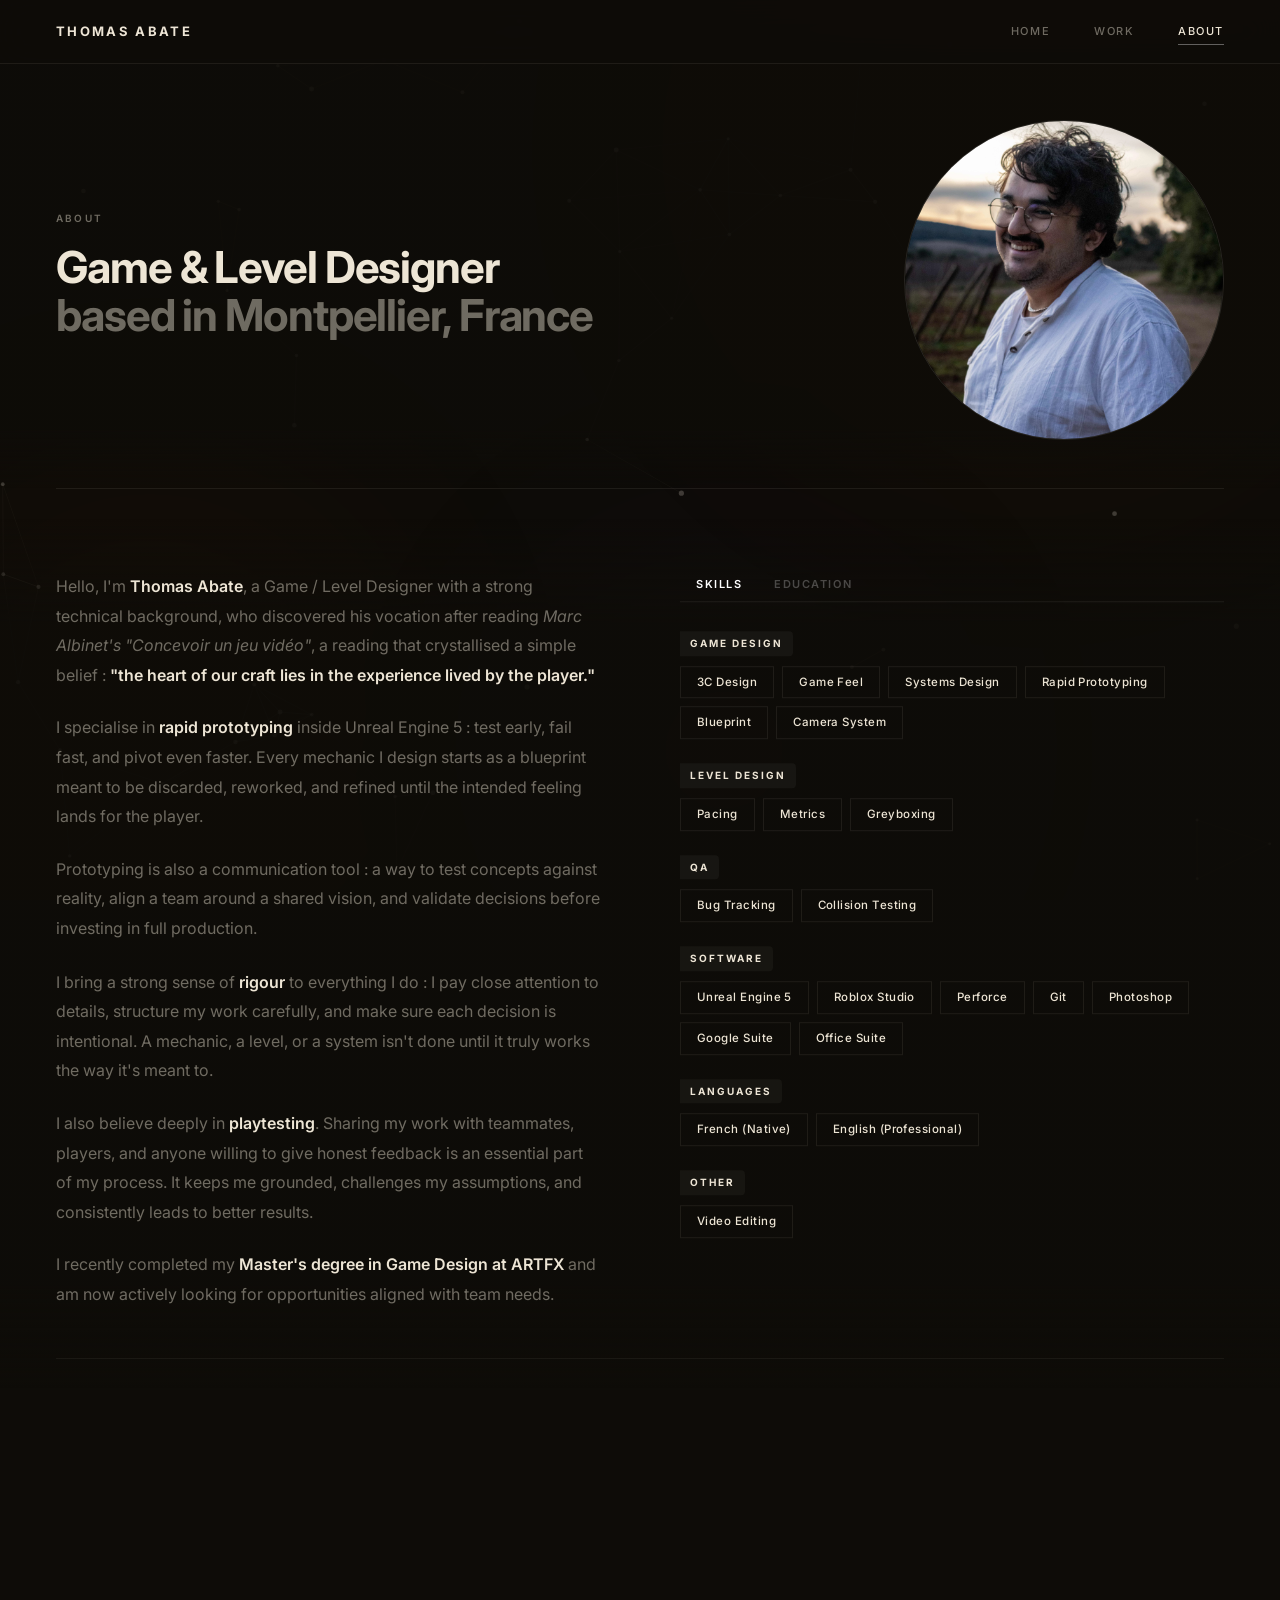
<file: about.html>
<!DOCTYPE html>
<html lang="en">
<head>
  <meta charset="UTF-8">
  <meta name="viewport" content="width=device-width, initial-scale=1.0">

  <!-- Titre de l'onglet ← MODIFIABLE -->
  <title>About | Thomas Abate</title>
  <meta name="description" content="About Thomas Abate — Game & Level Designer with a technical background. Education, skills, and contact.">

  <link rel="icon" type="image/png" href="picture/Logo%20Web.png">
  <link rel="preconnect" href="https://fonts.googleapis.com">
  <link rel="preconnect" href="https://fonts.gstatic.com" crossorigin>
  <link href="https://fonts.googleapis.com/css2?family=Inter:wght@300;400;500;600;700;800&display=swap" rel="stylesheet">
  <link rel="stylesheet" href="style.css?v=49">
</head>
<body>

  <div class="page-transition" id="pageTransition"></div>

  <!-- ════════════════════════════════════════════════════════════════════════
       NAVIGATION — Identique sur toutes les pages
       ════════════════════════════════════════════════════════════════════════ -->
  <nav>
    <a class="nav-logo" href="index.html">Thomas Abate</a>
    <ul class="nav-links" id="navList">
      <li><a href="index.html">Home</a></li>
      <li><a href="works.html">Work</a></li>
      <li><a href="about.html">About</a></li>
    </ul>
    <button class="nav-toggle" id="navToggle" aria-label="Toggle menu">
      <span></span><span></span><span></span>
    </button>
  </nav>

  <!-- ════════════════════════════════════════════════════════════════════════
       EN-TÊTE DE LA PAGE ABOUT — Titre + Photo
       Layout : flex en deux colonnes (texte gauche, photo droite)
       Sur mobile : la photo passe au-dessus du texte (CSS : flex-direction: column-reverse)
       ════════════════════════════════════════════════════════════════════════ -->
  <header class="about-hero">
    <!-- Bloc texte gauche -->
    <div class="about-hero-text">
      <div class="section-tag">About</div>
      <!-- Titre principal de la page ← MODIFIABLE -->
      <h1 class="section-heading" style="max-width:700px">
        Game &amp; Level Designer<br><span>based in Montpellier, France</span>
      </h1>
    </div>

    <!-- Photo de profil droite
         Styles dans .about-hero-photo img dans style.css
         POUR CHANGER LA PHOTO : remplacer le fichier et mettre à jour src ← MODIFIABLE -->
    <div class="about-hero-photo">
      <img src="picture/ThomasAbate_About.webp" alt="Thomas Abate">
    </div>
  </header>

  <div class="divider"></div>

  <!-- ════════════════════════════════════════════════════════════════════════
       GRILLE ABOUT — Deux colonnes : biographie + informations latérales
       Passe à 1 colonne sur tablette (CSS @media max-width: 1100px)
       ════════════════════════════════════════════════════════════════════════ -->
  <div class="about-grid" style="padding-top:48px">

    <!-- ── Colonne gauche : Texte biographique ─────────────────────────────
         Chaque <p> est un paragraphe.
         <strong> = texte en gras (couleur principale)
         <em>     = texte en italique
         ← MODIFIABLE : édite librement le texte -->
    <div class="about-bio">
      <p>
        Hello, I'm <strong>Thomas Abate</strong>, a Game / Level Designer with a strong technical background, who discovered his vocation after reading <em>Marc Albinet's</em> <em>"Concevoir un jeu vidéo"</em>, a reading that crystallised a simple belief : <strong>"the heart of our craft lies in the experience lived by the player."</strong>
      </p>
      <p>
        I specialise in <strong>rapid prototyping</strong> inside Unreal Engine 5 : test early, fail fast, and pivot even faster. Every mechanic I design starts as a blueprint meant to be discarded, reworked, and refined until the intended feeling lands for the player.
      </p>
      <p>
        Prototyping is also a communication tool : a way to test concepts against reality, align a team around a shared vision, and validate decisions before investing in full production.
      </p>
      <p>
        I bring a strong sense of <strong>rigour</strong> to everything I do : I pay close attention to details, structure my work carefully, and make sure each decision is intentional. A mechanic, a level, or a system isn't done until it truly works the way it's meant to.
      </p>
      <p>
        I also believe deeply in <strong>playtesting</strong>. Sharing my work with teammates, players, and anyone willing to give honest feedback is an essential part of my process. It keeps me grounded, challenges my assumptions, and consistently leads to better results.
      </p>
        <p>
          I recently completed my <strong>Master's degree in Game Design at ARTFX</strong> and am now actively looking for opportunities aligned with team needs.
        </p>
    </div>

    <!-- ── Colonne droite : onglets Skills / Education / Languages ──────── -->
    <aside class="about-side">

      <!-- Barre d'onglets -->
      <div class="side-tabs">
        <button class="side-tab active" data-tab="skills">Skills</button>
        <button class="side-tab" data-tab="education">Education</button>
      </div>

      <!-- Panneaux empilés en grid pour le fondu -->
      <div class="side-panels-wrap">

      <!-- Panneau Skills -->
      <div class="side-panel active" id="tab-skills">
        <div class="skill-cat">Game Design</div>
        <div class="skills-wrap">
          <span class="skill-pill">3C Design</span>
          <span class="skill-pill">Game Feel</span>
          <span class="skill-pill">Systems Design</span>
          <span class="skill-pill">Rapid Prototyping</span>
          <span class="skill-pill">Blueprint</span>
          <span class="skill-pill">Camera System</span>
        </div>

        <div class="skill-cat">Level Design</div>
        <div class="skills-wrap">
          <span class="skill-pill">Pacing</span>
          <span class="skill-pill">Metrics</span>
          <span class="skill-pill">Greyboxing</span>
        </div>

        <div class="skill-cat">QA</div>
        <div class="skills-wrap">
          <span class="skill-pill">Bug Tracking</span>
          <span class="skill-pill">Collision Testing</span>
        </div>

        <div class="skill-cat">Software</div>
        <div class="skills-wrap">
          <span class="skill-pill">Unreal Engine 5</span>
          <span class="skill-pill">Roblox Studio</span>
          <span class="skill-pill">Perforce</span>
          <span class="skill-pill">Git</span>
          <span class="skill-pill">Photoshop</span>
          <span class="skill-pill">Google Suite</span>
          <span class="skill-pill">Office Suite</span>
        </div>

        <div class="skill-cat">Languages</div>
        <div class="skills-wrap">
          <span class="skill-pill skill-pill--fr">French (Native)</span>
          <span class="skill-pill skill-pill--en">English (Professional)</span>
        </div>

        <div class="skill-cat">Other</div>
        <div class="skills-wrap">
          <span class="skill-pill">Video Editing</span>
        </div>
      </div>

      <!-- Panneau Education -->
      <div class="side-panel" id="tab-education">
        <div class="edu-item">
          <div class="edu-school">ARTFX</div>
          <div class="edu-type">Digital Art School</div>
          <div class="edu-degree">Master's Degree in Game Design — RNCP Level 7</div>
          <div class="edu-location">
            <svg width="10" height="10" viewBox="0 0 24 24" fill="none" stroke="currentColor" stroke-width="2" stroke-linecap="round" stroke-linejoin="round"><path d="M12 2C8.13 2 5 5.13 5 9c0 5.25 7 13 7 13s7-7.75 7-13c0-3.87-3.13-7-7-7z"/><circle cx="12" cy="9" r="2.5"/></svg>
            Montpellier
          </div>
        </div>
        <div class="edu-item">
          <div class="edu-school">La Salle</div>
          <div class="edu-type">High School</div>
          <div class="edu-degree">Scientific High School Diploma, STI2D</div>
          <div class="edu-location">
            <svg width="10" height="10" viewBox="0 0 24 24" fill="none" stroke="currentColor" stroke-width="2" stroke-linecap="round" stroke-linejoin="round"><path d="M12 2C8.13 2 5 5.13 5 9c0 5.25 7 13 7 13s7-7.75 7-13c0-3.87-3.13-7-7-7z"/><circle cx="12" cy="9" r="2.5"/></svg>
            Avignon
          </div>
        </div>
      </div>

      </div><!-- /.side-panels-wrap -->

    </aside>
  </div>

  <div class="divider"></div>

  <!-- ════════════════════════════════════════════════════════════════════════
       SECTION PASSION — Intérêt personnel pour la caméra (photo / film / jeu)
       ← MODIFIABLE : édite librement le texte
       ════════════════════════════════════════════════════════════════════════ -->
  <section class="section-wrap">
    <div class="section-tag">Personal Interest</div><!-- ← MODIFIABLE -->
    <h2 class="section-heading reveal">Framing the <span>world</span></h2><!-- ← MODIFIABLE -->
    <div style="max-width:820px">
      <p class="reveal" style="font-size:17px;line-height:1.85;color:var(--muted);margin-bottom:20px">
        Beyond game design, I have a genuine passion for the camera in every form it takes : <strong style="color:var(--text)">photography</strong>, <strong style="color:var(--text)">film</strong>, and the <strong style="color:var(--text)">virtual camera inside games</strong>. How a shot is framed, how a cut is paced, how a lens directs attention, it all feeds directly into the way I think about in-game cameras and player perception.<!-- ← MODIFIABLE -->
      </p>
      <p class="reveal" style="font-size:17px;line-height:1.85;color:var(--muted);margin-bottom:0">
        I also read about cinematography and visual language to sharpen that eye, including <em>"Grammaire du langage filmé"</em> by <strong style="color:var(--text)">Daniel Arijon</strong>.<!-- ← MODIFIABLE -->
      </p>
    </div>
  </section>

  <!-- ════════════════════════════════════════════════════════════════════════
       SECTION JEUX PRÉFÉRÉS — Pastilles réutilisant le style .skill-pill
       POUR MODIFIER : ajouter / supprimer / renommer des <span class="skill-pill">
       ════════════════════════════════════════════════════════════════════════ -->
  <section class="section-wrap fav-section">
    <div class="section-tag">Inspirations</div><!-- ← MODIFIABLE -->
    <h2 class="section-heading reveal">My favorite <span>games</span></h2><!-- ← MODIFIABLE -->
    <p class="reveal" style="font-size:17px;line-height:1.85;color:var(--muted);max-width:820px;margin:0 auto 40px">
      The games that shaped the way I think about feel, movement, systems and player experience.<!-- ← MODIFIABLE -->
    </p>
    <!-- Une carte = un jeu. Image dans picture/favorite-games/
         --i = ordre d'apparition (délai en cascade) / .fav-game-note = texte au survol (optionnel) -->
    <div class="fav-games reveal">
      <article class="fav-game" style="--i:0">
        <img src="picture/favorite-games/splinter-cell-chaos-theory.jpg" alt="Splinter Cell: Chaos Theory" loading="lazy">
        <div class="fav-game-info">
          <h3 class="fav-game-name">Splinter Cell <span>Chaos Theory</span></h3>
          <p class="fav-game-note">Light &amp; sound-driven stealth</p>
        </div>
      </article>
      <article class="fav-game" style="--i:1">
        <img src="picture/favorite-games/halo-combat-evolved.jpg?v=2" alt="Halo: Combat Evolved" loading="lazy">
        <div class="fav-game-info">
          <h3 class="fav-game-name">Halo <span>1</span></h3>
          <p class="fav-game-note">Combat sandbox &amp; level pacing</p>
        </div>
      </article>
      <article class="fav-game" style="--i:2">
        <img src="picture/favorite-games/halo-2.jpg?v=2" alt="Halo 2" loading="lazy">
        <div class="fav-game-info">
          <h3 class="fav-game-name">Halo <span>2</span></h3>
          <p class="fav-game-note">Encounter variety &amp; multiplayer</p>
        </div>
      </article>
      <article class="fav-game" style="--i:3">
        <img src="picture/favorite-games/dofus.jpg" alt="Dofus" loading="lazy">
        <div class="fav-game-info">
          <h3 class="fav-game-name">Dofus</h3>
          <p class="fav-game-note">Tactical turn-based combat</p>
        </div>
      </article>
      <article class="fav-game" style="--i:4">
        <img src="picture/favorite-games/balatro.jpg" alt="Balatro" loading="lazy">
        <div class="fav-game-info">
          <h3 class="fav-game-name">Balatro</h3>
          <p class="fav-game-note">Systemic loop &amp; emergent builds</p>
        </div>
      </article>
    </div>
  </section>

  <!-- ════════════════════════════════════════════════════════════════════════
       SECTION CONTACT — Email, LinkedIn, Localisation
       POUR MODIFIER : changer les href et les textes ci-dessous ← MODIFIABLE
       POUR AJOUTER UN CONTACT : copier un bloc <div class="contact-item">...</div>
       ════════════════════════════════════════════════════════════════════════ -->
  <section class="contact-section">
    <div class="section-tag">Contact</div><!-- ← MODIFIABLE -->
    <h2 class="section-heading reveal">Open to opportunities</h2><!-- ← MODIFIABLE -->
    <p class="reveal" style="font-size:15px;color:var(--muted);max-width:480px;line-height:1.75;margin-bottom:0">
      I'd be genuinely happy to talk about how I work, what drives my design decisions, and my vision of what makes a great player experience. Feel free to reach out.<!-- ← MODIFIABLE -->
    </p>

    <div class="contact-grid">

      <!-- Email ← MODIFIABLE -->
      <div class="contact-item">
        <span class="contact-label">
          <!-- Icône email (SVG inline) -->
          <svg width="14" height="14" viewBox="0 0 24 24" fill="none" stroke="currentColor" stroke-width="1.8" stroke-linecap="round" stroke-linejoin="round"><rect x="2" y="4" width="20" height="16" rx="2"/><path d="M2 7l10 7 10-7"/></svg>
          Email
        </span>
        <a href="mailto:thomasabatepro@gmail.com"><!-- ← MODIFIABLE : changer l'adresse email -->
          <span class="contact-val">thomasabatepro@gmail.com</span><!-- ← MODIFIABLE -->
        </a>
      </div>

      <!-- LinkedIn ← MODIFIABLE -->
      <div class="contact-item">
        <span class="contact-label">
          <!-- Logo LinkedIn (SVG inline) -->
          <svg width="14" height="14" viewBox="0 0 24 24" fill="currentColor"><path d="M20.45 20.45h-3.554v-5.57c0-1.328-.024-3.037-1.85-3.037-1.851 0-2.134 1.445-2.134 2.939v5.668H9.358V9h3.414v1.561h.048c.476-.9 1.637-1.85 3.368-1.85 3.6 0 4.265 2.37 4.265 5.455v6.284zM5.337 7.433a2.062 2.062 0 0 1-2.063-2.065 2.064 2.064 0 1 1 2.063 2.065zm1.782 13.019H3.555V9h3.564v11.452zM22.225 0H1.771C.792 0 0 .774 0 1.729v20.542C0 23.227.792 24 1.771 24h20.451C23.2 24 24 23.227 24 22.271V1.729C24 .774 23.2 0 22.222 0h.003z"/></svg>
          LinkedIn
        </span>
        <a href="https://www.linkedin.com/in/thomas-abate" target="_blank" rel="noopener"><!-- ← MODIFIABLE -->
          <span class="contact-val">linkedin.com/in/thomas-abate</span><!-- ← MODIFIABLE -->
        </a>
      </div>

      <!-- Localisation (pas de lien, juste un texte) ← MODIFIABLE -->
      <div class="contact-item">
        <span class="contact-label">
          <!-- Icône pin localisation -->
          <svg width="14" height="14" viewBox="0 0 24 24" fill="none" stroke="currentColor" stroke-width="1.8" stroke-linecap="round" stroke-linejoin="round"><path d="M12 2C8.13 2 5 5.13 5 9c0 5.25 7 13 7 13s7-7.75 7-13c0-3.87-3.13-7-7-7z"/><circle cx="12" cy="9" r="2.5"/></svg>
          Location
        </span>
        <span class="contact-val">Montpellier, France</span><!-- ← MODIFIABLE -->
      </div>
    </div>
  </section>


  <button id="scrollTopBtn" aria-label="Scroll to top">
    <svg viewBox="0 0 24 24"><polyline points="18 15 12 9 6 15"></polyline></svg>
  </button>

  <div id="scrollBar" class="scroll-bar"></div>
  <script src="js/data.js?v=23"></script>
  <script src="js/app.js?v=33"></script>
  <!-- boids.js = champ de particules reliées (fond animé) — uniquement sur cette page -->
  <script src="js/boids.js?v=4"></script>
</body>
</html>
</file>
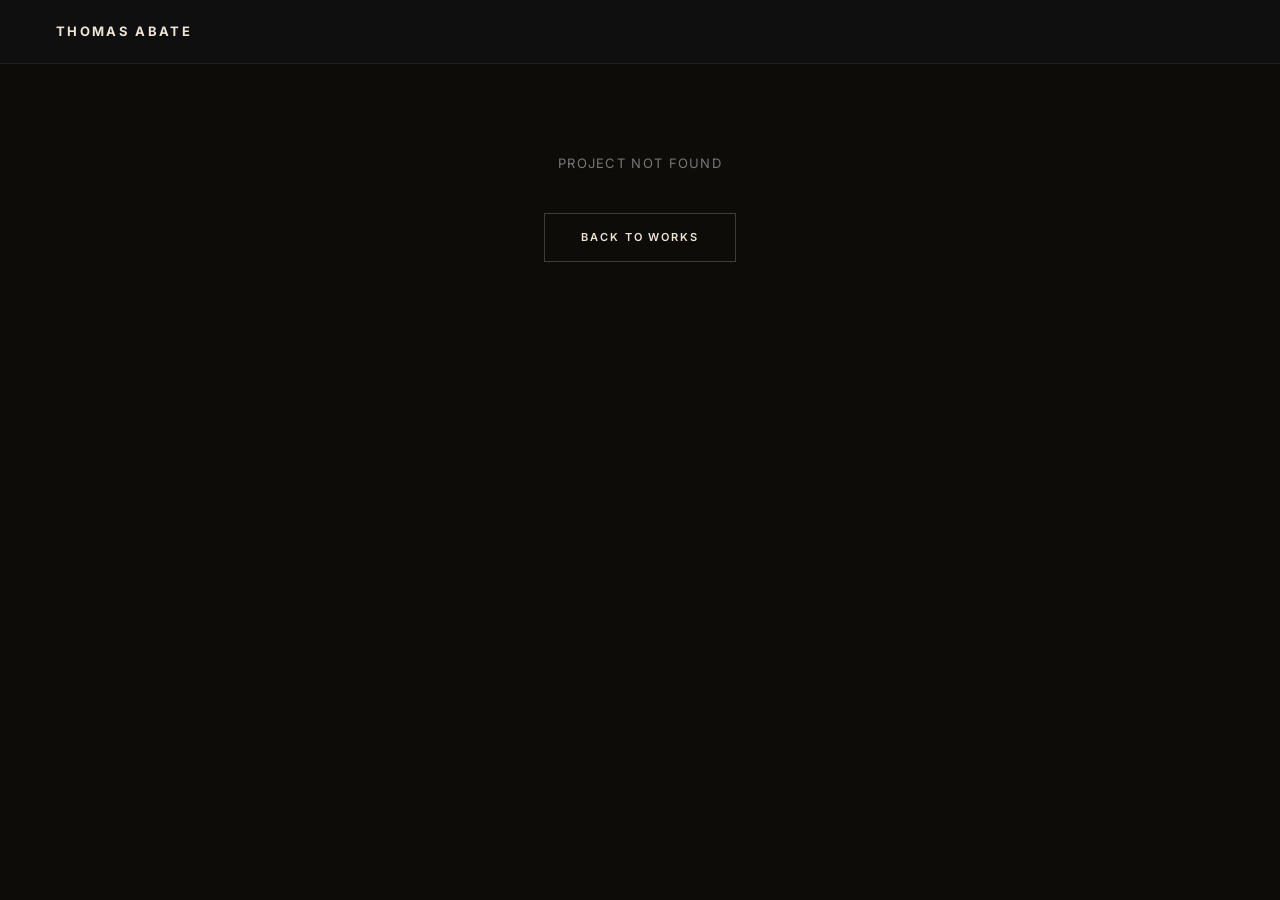
<file: project.html>
<!DOCTYPE html>
<html lang="en">
<head>
  <meta charset="UTF-8">
  <meta name="viewport" content="width=device-width, initial-scale=1.0">

  <!-- Titre de l'onglet — mis à jour dynamiquement par JavaScript (renderProject dans app.js)
       avec le format "NOM DU PROJET | Thomas Abate" -->
  <title>Project | Thomas Abate</title>
  <meta name="description" content="Project case study — Thomas Abate portfolio.">

  <link rel="icon" type="image/png" href="picture/Logo%20Web.png">
  <link rel="preconnect" href="https://fonts.googleapis.com">
  <link rel="preconnect" href="https://fonts.gstatic.com" crossorigin>
  <link href="https://fonts.googleapis.com/css2?family=Inter:wght@300;400;500;600;700;800&display=swap" rel="stylesheet">
  <link rel="stylesheet" href="style.css?v=49">
</head>
<body>

  <div class="page-transition" id="pageTransition"></div>

  <!-- ════════════════════════════════════════════════════════════════════════
       NAVIGATION — Identique sur toutes les pages
       ════════════════════════════════════════════════════════════════════════ -->
  <nav>
    <a class="nav-logo" href="index.html">Thomas Abate</a>
    <ul class="nav-links" id="navList">
      <li><a href="index.html">Home</a></li>
      <li><a href="works.html">Work</a></li>
      <li><a href="about.html">About</a></li>
    </ul>
    <button class="nav-toggle" id="navToggle" aria-label="Toggle menu">
      <span></span><span></span><span></span>
    </button>
  </nav>

  <!-- ════════════════════════════════════════════════════════════════════════
       LIEN RETOUR — "← All Projects"
       Ramène à la page Works. Styles dans .back-link dans style.css.
       ← MODIFIABLE : changer le texte "All Projects" si besoin
       ════════════════════════════════════════════════════════════════════════ -->
  <!-- ════════════════════════════════════════════════════════════════════════
       BANNIÈRE DU PROJET — Image + Gradient + Texte superposé
       Tout le contenu est injecté par renderProject() dans app.js.
       ════════════════════════════════════════════════════════════════════════ -->
  <div class="project-banner" id="projectBanner">
    <!-- Image de la bannière — src="" rempli par JavaScript -->
    <img src="" alt="">

    <!-- Dégradé en fondu de l'image vers la couleur de fond (défini dans style.css) -->
    <div class="project-banner-gradient"></div>

    <!-- Lien retour positionné en haut de la bannière -->
    <a class="back-link" href="works.html">
      <svg width="20" height="14" viewBox="0 0 14 10" fill="none">
        <path d="M13 5H1M6 1L2 5l4 4" stroke="currentColor" stroke-width="1.4" stroke-linecap="round" stroke-linejoin="round"/>
      </svg>
      All Projects
    </a>

    <!-- Texte positionné en bas de la bannière -->
    <div class="project-banner-content">
      <div class="project-tag-row">
        <div class="project-tag" id="projectTag"></div>
        <!-- Badge "Work in Progress" — affiché seulement si project.wip === true dans data.js
             Visibilité/texte gérés par renderProject() dans app.js ← MODIFIABLE -->
        <span class="wip-badge" id="projectWipBadge" style="display:none">Work in Progress</span>
      </div>
      <h1 class="project-title" id="projectTitle"></h1>
      <p class="project-subtitle" id="projectSubtitle"></p>
    </div>
  </div>

  <!-- ════════════════════════════════════════════════════════════════════════
       CORPS DU PROJET — Deux colonnes : description + sidebar
       - Colonne principale : texte d'intro + liste de points clés (bullets)
       - Sidebar : métadonnées rapides (catégorie, année, moteur)
       Passe à 1 colonne sur tablette (CSS @media max-width: 1100px)
       ════════════════════════════════════════════════════════════════════════ -->
  <div class="project-body">

    <!-- ── Description principale ─────────────────────────────────────────
         - id="projectIntro"   : paragraphe d'intro injecté par JavaScript
         - id="projectBullets" : liste des points clés injectée par JavaScript
         Les données viennent des champs "intro" et "bullets" dans data.js -->
    <div class="project-description">
      <p class="project-intro" id="projectIntro"></p>
      <ul class="project-bullets" id="projectBullets">
        <!-- Les <li class="bullet-item"> sont créés par renderProject() dans app.js -->
      </ul>
    </div>

    <!-- ── Sidebar : informations rapides ─────────────────────────────────
         - id="sideCategory" : injecté par JavaScript depuis project.categoryLabel
         - id="sideYear"     : injecté par JavaScript depuis project.year
         POUR AJOUTER UNE INFO dans la sidebar :
           1. Ajouter un bloc <div class="sidebar-block">...</div> ici
           2. Donner un id au .sidebar-value
           3. Appeler setText('monId', project.maValeur) dans renderProject() dans app.js -->
    <aside class="project-sidebar">
      <div class="sidebar-block">
        <div class="sidebar-label">Category</div>
        <div class="sidebar-value" id="sideCategory"></div><!-- Ex: "Game Jam" -->
      </div>
      <div class="sidebar-block">
        <div class="sidebar-label">Year</div>
        <div class="sidebar-value" id="sideYear"></div><!-- Ex: "2024" -->
      </div>
      <!-- Moteur de jeu — Unreal Engine 5 par défaut, sauf si project.engineName /
           project.engineLogo est défini dans data.js
           Injecté par renderProject() dans app.js ← MODIFIABLE -->
      <div class="sidebar-block">
        <div class="sidebar-label">Engine</div>
        <div class="sidebar-value sidebar-engine">
          <img class="ue-logo" id="sideEngineLogo" src="picture/icons-unreal-engine-500.png" alt="Unreal Engine" aria-hidden="true">
          <span id="sideEngineName">Unreal Engine 5</span>
        </div>
      </div>
    </aside>
  </div>

  <!-- Section Download — injectée dynamiquement par app.js, cachée si aucun lien -->
  <div class="project-download-wrap" id="downloadSection" style="display:none">
    <div class="section-sublabel">Download</div>
    <div class="download-links" id="downloadLinks"></div>
  </div>

  <!-- ════════════════════════════════════════════════════════════════════════
       SECTION TRAILER — Vidéo YouTube du projet
       - L'iframe est chargée paresseusement par initLazyVideo() dans app.js
       - Si project.trailerID est null, cette section est cachée par JavaScript
       ════════════════════════════════════════════════════════════════════════ -->
  <div class="project-trailer-wrap" id="trailerSection">
    <!-- Label au-dessus ← MODIFIABLE -->
    <div class="section-sublabel">Gameplay Trailer</div>
    <!-- Boîte ratio 16:9 — l'iframe occupe 100% en position absolue -->
    <div class="trailer-box">
      <!-- src="" = vide par défaut, rempli par initLazyVideo() dans app.js -->
      <iframe id="trailerFrame" src="" title="Project trailer" allowfullscreen
        allow="accelerometer; autoplay; clipboard-write; encrypted-media; gyroscope; picture-in-picture">
      </iframe>
      <!-- Placeholder affiché si pas de trailerID — caché par JS quand une vidéo existe -->
      <div class="trailer-placeholder" id="trailerPlaceholder">
        <svg width="48" height="48" viewBox="0 0 24 24" fill="none" stroke="currentColor" stroke-width="1" stroke-linecap="round" stroke-linejoin="round" opacity="0.3">
          <polygon points="5 3 19 12 5 21 5 3"/>
        </svg>
        <span>Gameplay footage coming soon</span>
      </div>
    </div>
  </div>

  <!-- Deuxième vidéo optionnelle — cachée si trailerID2 absent dans data.js -->
  <div class="project-trailer-wrap" id="trailerSection2" style="display:none">
    <div class="section-sublabel">Gameplay Video</div>
    <div class="trailer-box">
      <iframe id="trailerFrame2" src="" title="Project video 2" allowfullscreen
        allow="accelerometer; autoplay; clipboard-write; encrypted-media; gyroscope; picture-in-picture">
      </iframe>
    </div>
  </div>

  <!-- ════════════════════════════════════════════════════════════════════════
       SECTION GALERIE — Carrousel d'images
       - Les slides sont injectés par renderProject() dans app.js
       - Si project.gallery est vide [], cette section est cachée par JavaScript
       - Un clic sur une image ouvre la lightbox
       ════════════════════════════════════════════════════════════════════════ -->
  <div class="project-gallery-wrap" id="gallerySection">
    <!-- Label au-dessus ← MODIFIABLE -->
    <div class="section-sublabel">Gallery</div>
    <div class="gallery-grid" id="galleryGrid">
      <!-- Le filmstrip (piste défilante + boutons flèches + compteur) est créé par app.js -->
    </div>
  </div>

  <!-- ════════════════════════════════════════════════════════════════════════
       NAVIGATION ENTRE PROJETS — Boutons Précédent / Suivant
       - Les href et textes sont mis à jour par renderProject() dans app.js
       - Le bouton est caché (visibility: hidden) s'il n'y a pas de projet adjacent
       ════════════════════════════════════════════════════════════════════════ -->
  <div class="divider" style="margin:0 56px"></div>
  <div class="project-nav">
    <!-- Bouton "← Projet précédent" -->
    <a class="btn-filled" id="prevProject" href="works.html">
      <svg width="14" height="10" viewBox="0 0 14 10" fill="none">
        <path d="M13 5H1M6 1L2 5l4 4" stroke="currentColor" stroke-width="1.4" stroke-linecap="round" stroke-linejoin="round"/>
      </svg>
      Previous Project
    </a>
    <!-- Bouton "Projet suivant →" -->
    <a class="btn-filled" id="nextProject" href="works.html">
      Next Project
      <svg width="14" height="10" viewBox="0 0 14 10" fill="none">
        <path d="M1 5h12M8 1l4 4-4 4" stroke="currentColor" stroke-width="1.4" stroke-linecap="round" stroke-linejoin="round"/>
      </svg>
    </a>
  </div>


  <button id="scrollTopBtn" aria-label="Scroll to top">
    <svg viewBox="0 0 24 24"><polyline points="18 15 12 9 6 15"></polyline></svg>
  </button>

  <div id="scrollBar" class="scroll-bar"></div>
  <!-- data.js doit être chargé avant app.js -->
  <script src="js/data.js?v=23"></script>
  <script src="js/app.js?v=33"></script>
  <script src="js/boids.js?v=4"></script>
</body>
</html>
</file>
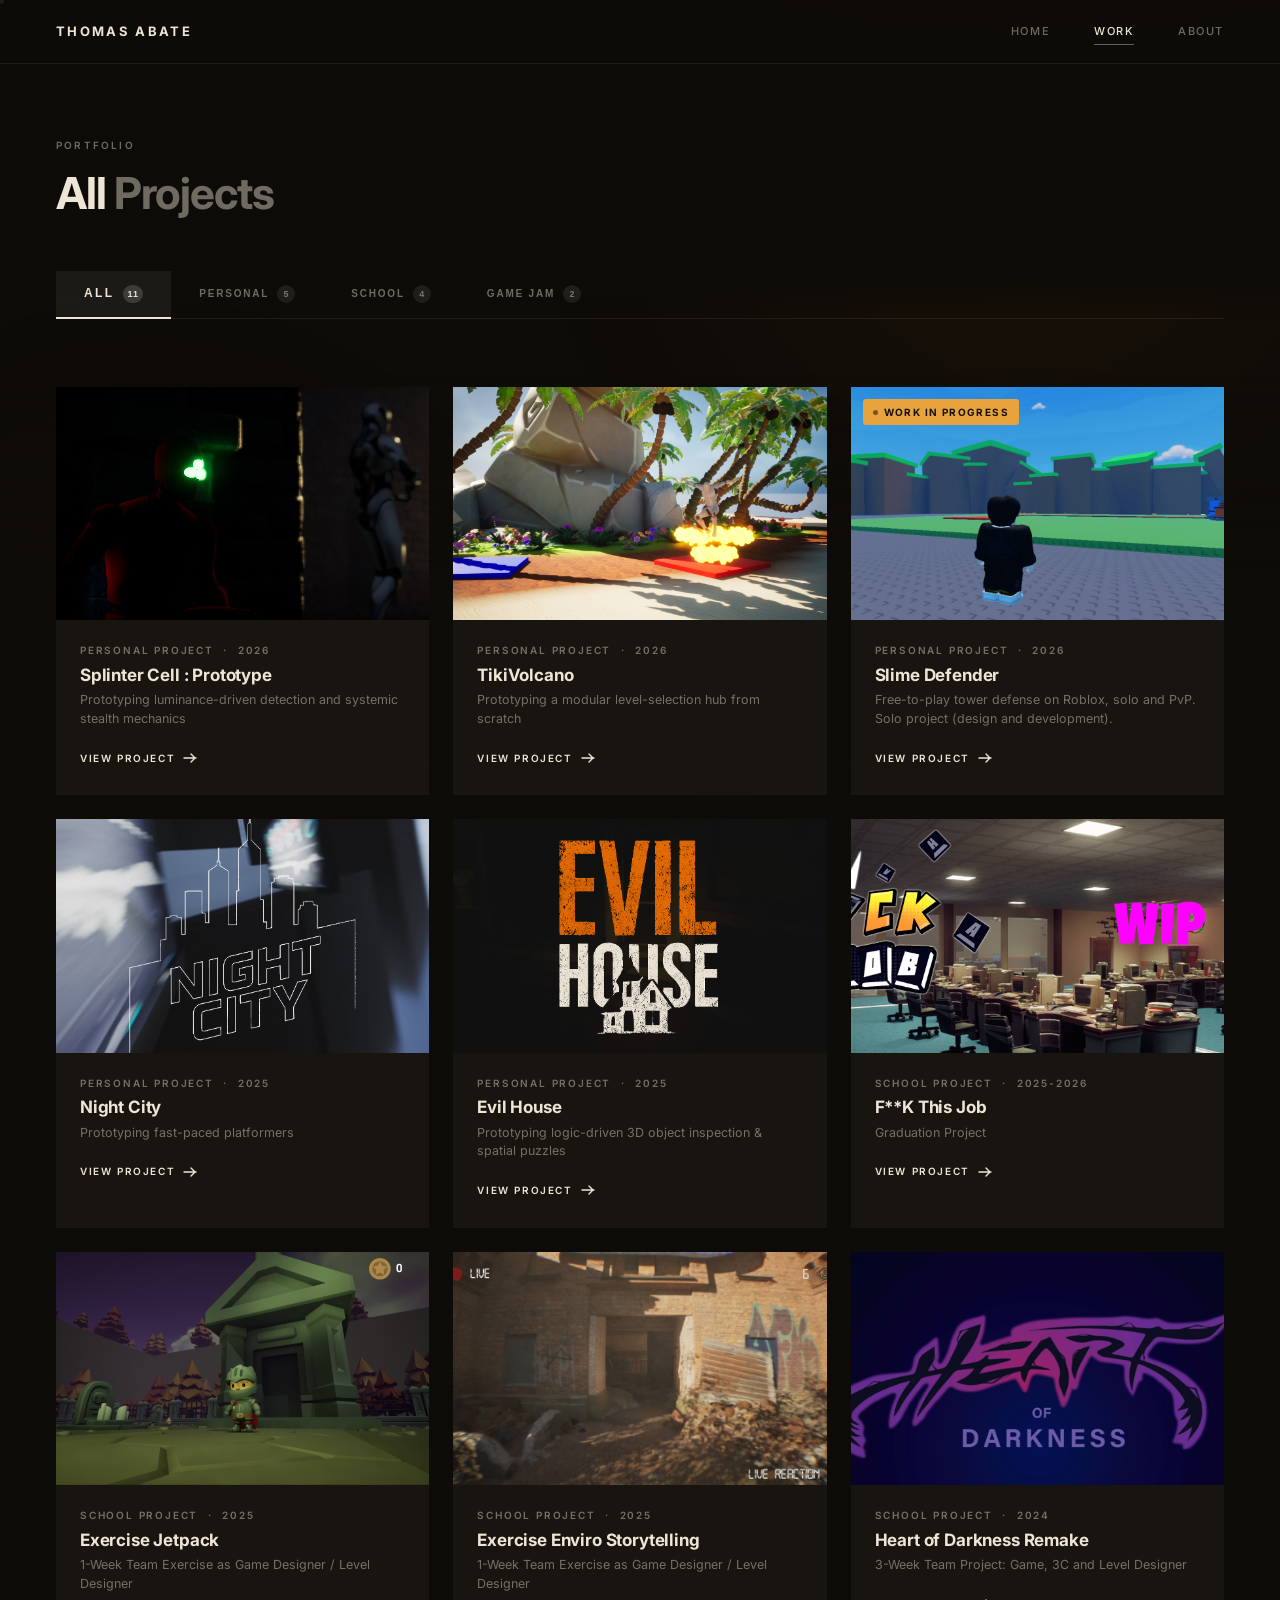
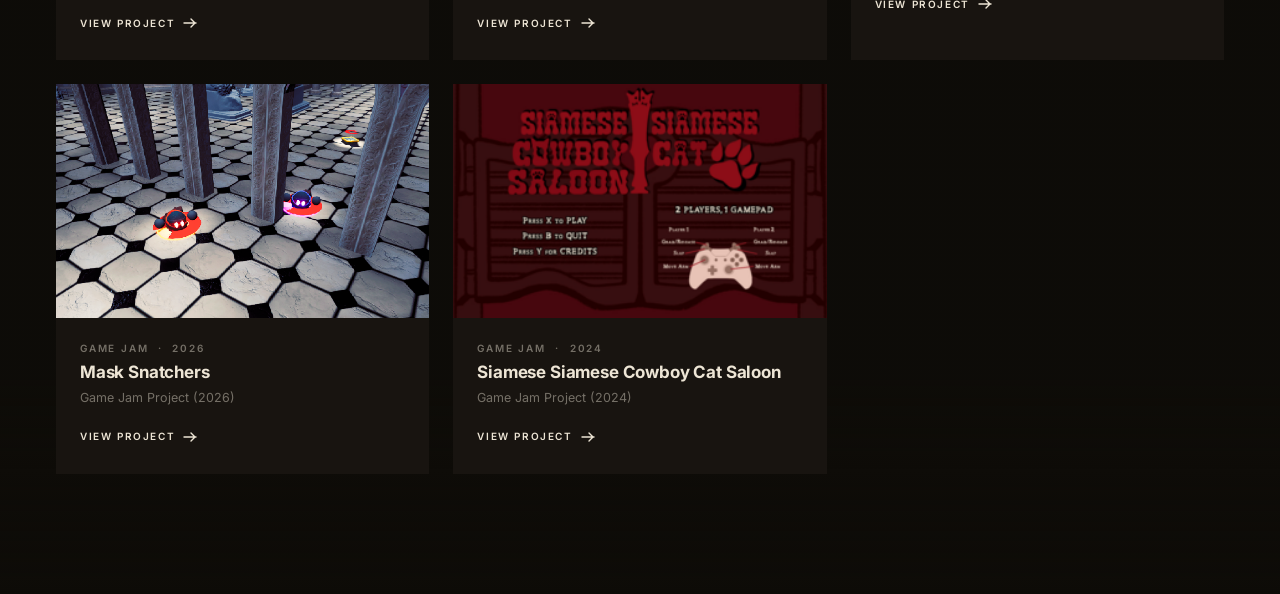
<file: works.html>
<!DOCTYPE html>
<html lang="en">
<head>
  <meta charset="UTF-8">
  <meta name="viewport" content="width=device-width, initial-scale=1.0">

  <!-- Titre de l'onglet ← MODIFIABLE -->
  <title>Works | Thomas Abate</title>
  <meta name="description" content="All projects by Thomas Abate — Game Jam, Personal, and School projects in Unreal Engine.">

  <link rel="icon" type="image/png" href="picture/Logo%20Web.png">
  <link rel="preconnect" href="https://fonts.googleapis.com">
  <link rel="preconnect" href="https://fonts.gstatic.com" crossorigin>
  <link href="https://fonts.googleapis.com/css2?family=Inter:wght@300;400;500;600;700;800&display=swap" rel="stylesheet">
  <link rel="stylesheet" href="style.css?v=49">
</head>
<body>

  <div class="page-transition" id="pageTransition"></div>

  <!-- ════════════════════════════════════════════════════════════════════════
       NAVIGATION — Identique sur toutes les pages
       ════════════════════════════════════════════════════════════════════════ -->
  <nav>
    <a class="nav-logo" href="index.html">Thomas Abate</a>
    <ul class="nav-links" id="navList">
      <li><a href="index.html">Home</a></li>
      <li><a href="works.html">Work</a></li>
      <li><a href="about.html">About</a></li>
    </ul>
    <button class="nav-toggle" id="navToggle" aria-label="Toggle menu">
      <span></span><span></span><span></span>
    </button>
  </nav>

  <!-- ════════════════════════════════════════════════════════════════════════
       EN-TÊTE DE LA PAGE WORKS — Titre + Barre de filtres
       ════════════════════════════════════════════════════════════════════════ -->
  <header class="works-header">
    <!-- Petit label au-dessus du titre ← MODIFIABLE -->
    <div class="section-tag">Portfolio</div>

    <!-- Titre de la page — mis à jour dynamiquement par JavaScript quand on filtre
         id="worksPageTitle" est requis par app.js pour animer le changement de titre
         ← MODIFIABLE : changer le texte initial si besoin -->
    <h1 class="section-heading" style="margin-bottom:48px" id="worksPageTitle">All <span>Projects</span></h1>

    <!-- ── Boutons de filtre de catégorie ─────────────────────────────────
         data-cat = valeur transmise à getProjectsByCategory() dans data.js
         Valeurs possibles : 'all', 'personal', 'school', 'gamejam'
         La classe .active est gérée par JavaScript (app.js → renderWorks)
         POUR AJOUTER UNE CATÉGORIE :
           1. Ajouter un bouton ici avec le bon data-cat
           2. Ajouter la catégorie dans CATEGORY_ORDER dans data.js
           3. Ajouter le titre dans TITLES dans renderWorks() de app.js
         ← MODIFIABLE : changer le texte affiché sur les boutons -->
    <div class="filter-bar">
      <button class="filter-btn active" data-cat="all">All</button>
      <button class="filter-btn" data-cat="personal">Personal</button>
      <button class="filter-btn" data-cat="school">School</button>
      <button class="filter-btn" data-cat="gamejam">Game Jam</button>
    </div>
  </header>

  <!-- ════════════════════════════════════════════════════════════════════════
       GRILLE DES PROJETS
       - Injectée dynamiquement par renderWorks() dans app.js
       - Les projets viennent de data.js
       - Pour modifier l'ordre/les projets : éditer data.js
       - Pour modifier le style de la grille : éditer .works-grid dans style.css
       ════════════════════════════════════════════════════════════════════════ -->
  <main class="works-grid" id="worksGrid">
    <!-- Les cartes de projets sont créées dynamiquement par app.js (renderWorks) -->
  </main>


  <button id="scrollTopBtn" aria-label="Scroll to top">
    <svg viewBox="0 0 24 24"><polyline points="18 15 12 9 6 15"></polyline></svg>
  </button>

  <!-- data.js doit être chargé avant app.js -->
  <div id="scrollBar" class="scroll-bar"></div>
  <script src="js/data.js?v=23"></script>
  <script src="js/app.js?v=33"></script>
  <script src="js/boids.js?v=4"></script>
</body>
</html>
</file>
<file: style.css>
﻿/* ============================================================
   style.css — Portfolio de Thomas Abate
   ============================================================
   COMMENT LIRE CE FICHIER :
   - Les variables globales (couleurs, tailles...) sont tout en haut dans :root
   - Chaque section est séparée par un commentaire ── NOM ──
   - Les valeurs que tu peux facilement changer sont signalées avec ← MODIFIABLE
   - Les techniques un peu complexes sont expliquées en détail
   ============================================================ */


/* ============================================================
   RESET — Remise à zéro des styles par défaut du navigateur
   ============================================================
   Chaque navigateur (Chrome, Firefox, Safari...) applique ses propres
   marges et paddings par défaut sur les éléments HTML. On les supprime
   ici pour partir d'une base propre et cohérente sur tous les navigateurs.
   ============================================================ */
*, *::before, *::after {
  box-sizing: border-box; /* La taille d'un élément inclut border + padding, pas seulement le contenu */
  margin: 0;              /* Supprime les marges par défaut */
  padding: 0;             /* Supprime les paddings par défaut */
}


/* ============================================================
   VARIABLES GLOBALES — La palette et les réglages du site
   ============================================================
   Tout ce qui est défini ici dans :root est utilisable partout dans le CSS
   avec la syntaxe var(--nom-de-la-variable).

   POUR CHANGER LES COULEURS DU SITE, modifie uniquement cette section.
   Toutes les autres règles utiliseront automatiquement les nouvelles valeurs.
   ============================================================ */
:root {
  /* --- Couleurs de fond ---
     --bg    : couleur principale des pages (brun-noir chaud)        ← MODIFIABLE
     --bg-2  : fond des cartes de projet (un ton plus clair)         ← MODIFIABLE
     --bg-3  : fond des cartes au survol (encore un peu plus clair)  ← MODIFIABLE
     Astuce : pour un fond plus sombre, diminue les valeurs RGB.
              Pour plus clair, augmente-les. */
  --bg:     #0E0C08;
  --bg-2:   #181410;
  --bg-3:   #221C14;

  /* --- Couleurs du texte ---
     --text  : couleur principale du texte (crème chaud, pas blanc pur) ← MODIFIABLE
               Évite #ffffff (blanc pur) qui fatigue les yeux.
     --muted : texte secondaire (labels, descriptions, textes discrets)
               C'est la même couleur que --text mais à 44% d'opacité.
               0.44 = 44% de transparence. Augmente pour le rendre plus visible. ← MODIFIABLE */
  --text:   #EDE5D5;
  --muted:  rgba(237, 229, 213, 0.44);

  /* --- Couleur des bordures ---
     Même teinte que le texte mais très transparent (8% d'opacité).
     Utilisé pour les lignes séparatrices discrètes.              ← MODIFIABLE */
  --border: rgba(237, 229, 213, 0.08);

  /* --- Hauteur de la barre de navigation (fixe en haut de l'écran) ← MODIFIABLE --- */
  --nav-h: 64px;

  /* --- Durée et courbe des transitions (animations au hover) ---
     0.3s = durée de 0.3 secondes. Augmente pour des animations plus lentes. ← MODIFIABLE
     "ease" = démarre doucement, accélère, puis ralentit à la fin. */
  --ease: 0.3s ease;

  /* --- Police d'écriture du site ← MODIFIABLE ---
     'Inter' est chargée via Google Fonts dans le HTML.
     Pour en changer, modifie le lien Google Fonts dans index.html ET cette valeur. */
  --font: 'Inter', sans-serif;

  /* Gradient derrière les sections de texte pour masquer les particules
     Fade progressif en haut/bas (12%), opaque au centre ← MODIFIABLE */
  --section-veil: linear-gradient(
    to bottom,
    transparent            0%,
    rgba(14, 12, 8, 0.88) 12%,
    rgba(14, 12, 8, 0.88) 88%,
    transparent            100%
  );
}


/* ============================================================
   BASE — Styles appliqués à toute la page
   ============================================================ */
html {
  /* scroll-behavior: smooth = quand on clique sur un lien ancre (#section),
     la page défile en douceur plutôt que de sauter brusquement. */
  scroll-behavior: smooth;
}

body {
  background:  var(--bg);       /* Fond de la page */
  color:       var(--text);     /* Couleur du texte par défaut */
  font-family: var(--font);     /* Police utilisée sur tout le site */
  font-size:   15px;            /* Taille de base du texte ← MODIFIABLE */
  line-height: 1.65;            /* Interligne (1.65 × la taille de police) ← MODIFIABLE */
  /* antialiased = rend le texte plus lisse et lisible sur les écrans */
  -webkit-font-smoothing: antialiased;
}

/* Les liens n'ont pas de soulignement et héritent la couleur du parent */
a { color: inherit; text-decoration: none; }

/* Les images ne dépassent jamais leur conteneur */
img { display: block; max-width: 100%; }


/* ============================================================
   NAVIGATION — La barre fixe en haut de l'écran
   ============================================================ */
nav {
  position: fixed;
  top: 0; left: 0; right: 0;
  height: var(--nav-h);
  display: flex;
  align-items: center;
  justify-content: space-between;
  padding: 0 56px;
  background: rgba(14, 12, 8, 0.88);
  backdrop-filter: blur(16px);
  -webkit-backdrop-filter: blur(16px);
  border-bottom: 1px solid var(--border);
  z-index: 10000;
  transition: background var(--ease);
}

/* Barre de progression scroll — fine ligne en bas de la nav */
.scroll-bar {
  position: fixed;
  top: 0;
  left: 0;
  height: 2px;
  width: 0%;
  background: #dc7020;
  opacity: 0.7;
  box-shadow: 0 0 8px rgba(220, 112, 32, 0.6);
  z-index: 99999;
  pointer-events: none;
  overflow: hidden;
  transition: width 0.1s linear, opacity 0.4s ease;
}

/* Reflet lumineux qui glisse en boucle */
.scroll-bar::after {
  content: '';
  position: absolute;
  top: 0; left: 0;
  width: 40%;
  height: 100%;
  background: linear-gradient(90deg, transparent, rgba(255,255,255,0.6), transparent);
  transform: translateX(-150%);
  animation: bar-shimmer 2s ease-in-out infinite;
}

@keyframes bar-shimmer {
  0%   { transform: translateX(-150%); }
  100% { transform: translateX(350%); }
}

/* --- Logo "Thomas Abate" dans la nav --- */
.nav-logo {
  font-size:      13px;
  font-weight:    700;
  letter-spacing: 0.18em;
  text-transform: uppercase;
  transition: letter-spacing 0.4s ease, color 0.3s ease;
}
.nav-logo:hover {
  letter-spacing: 0.30em;
  color: var(--accent);
}

/* --- Liste des liens de navigation (Home, Work, About, CV) --- */
.nav-links {
  display: flex;
  gap: 44px;          /* Espace entre chaque lien ← MODIFIABLE */
  list-style: none;   /* Supprime les puces de liste */
}

/* --- Style de chaque lien de navigation --- */
.nav-links a {
  font-size:      11px;
  font-weight:    500;
  letter-spacing: 0.14em;
  text-transform: uppercase;
  color: var(--muted);          /* Couleur atténuée par défaut */
  position: relative;           /* Nécessaire pour positionner le ::after (soulignement) */
  padding-bottom: 4px;          /* Espace pour le soulignement animé en-dessous */
  transition: color 0.22s ease, transform 0.22s ease, text-shadow 0.22s ease;
  display: inline-block;        /* Permet d'appliquer transform (translateY) */
}

/* --- Soulignement animé sous chaque lien --- */
.nav-links a::after {
  content: '';
  position: absolute;
  bottom: 0; left: 0;
  width: 100%; height: 1px;
  background: rgba(255,255,255,0.35);
  transform: scaleX(0);
  transform-origin: left center;
  transition: transform 0.28s cubic-bezier(0.4, 0, 0.2, 1);
}

/* --- Effets au survol d'un lien --- */
.nav-links a:hover {
  color: var(--text);
  transform: translateY(-2px);
  text-shadow: 0 0 18px rgba(255,255,255,0.25);
}

/* Soulignement visible au survol */
.nav-links a:hover::after { transform: scaleX(1); }

/* --- Lien de la page active (classe ajoutée par JavaScript) --- */
.nav-links a.active { color: var(--text); }
.nav-links a.active::after { transform: scaleX(1); }

/* --- Au clic : légère compression du lien --- */
.nav-links a:active {
  transform: scale(0.88) translateY(0px);
  transition: transform 0.08s ease; /* Réaction très rapide au clic */
}

/* --- Animation de rebond au clic (ajoutée par JavaScript) ---
   @keyframes définit les étapes d'une animation :
   0% = début, 30% = à 30% du temps, etc. */
@keyframes navClickBounce {
  0%   { transform: scale(1)    translateY(0px);  } /* Position normale */
  30%  { transform: scale(0.86) translateY(1px);  } /* Compression */
  65%  { transform: scale(1.06) translateY(-3px); } /* Rebond vers le haut */
  100% { transform: scale(1)    translateY(0px);  } /* Retour normal */
}

.nav-links a.nav-clicked {
  animation: navClickBounce 0.35s cubic-bezier(0.34, 1.56, 0.64, 1);
}

/* ============================================================
   HAMBURGER MOBILE — Bouton ≡ visible uniquement sur téléphone
   (Caché par défaut, affiché dans @media au bas du fichier)
   ============================================================ */
.nav-toggle {
  display: none;                /* Caché sur desktop */
  flex-direction: column;
  justify-content: center;
  gap: 5px;                     /* Espace entre les 3 barres ← MODIFIABLE */
  cursor: pointer;
  width: 32px; height: 32px;
  background: none; border: none; padding: 4px;
}

/* Les 3 barres du hamburger */
.nav-toggle span {
  display: block;
  width: 20px; height: 1.5px;  /* Largeur et épaisseur des barres ← MODIFIABLE */
  background: var(--text);
  transition: var(--ease);
}

/* Animation ≡ → ✕ quand le menu est ouvert :
   - Barre 1 : tourne de 45° vers le bas
   - Barre 2 : disparaît
   - Barre 3 : tourne de -45° vers le haut */
.nav-toggle.open span:nth-child(1) { transform: translateY(6.5px) rotate(45deg); }
.nav-toggle.open span:nth-child(2) { opacity: 0; }
.nav-toggle.open span:nth-child(3) { transform: translateY(-6.5px) rotate(-45deg); }


/* ============================================================
   HERO — La grande section d'accueil (première chose visible)
   ============================================================ */
.hero {
  position: relative;     /* Nécessaire pour positionner les enfants absolus (fond vidéo, blob...) */
  overflow: hidden;       /* Cache tout ce qui dépasse de la section */
  min-height: 100svh;     /* Hauteur minimale = 100% de l'écran visible
                             svh = "small viewport height", plus fiable que vh sur mobile */
  display: flex;
  flex-direction: column;
  justify-content: flex-end; /* Le contenu texte est poussé en bas de la section */
  /* Haut : nav-h + 40px pour ne pas être sous la nav | Côtés : 8% de la largeur | Bas : 100px */
  padding: calc(var(--nav-h) + 40px) 8vw 100px; /* ← MODIFIABLE */
}

/* --- Petit texte au-dessus du nom ("Portfolio / Game Design") --- */
.hero-eyebrow {
  font-size:      11px;
  font-weight:    500;
  letter-spacing: 0.26em;
  text-transform: uppercase;
  color: rgba(237, 229, 213, 0.55);
  margin-bottom: 18px;
  text-shadow: 0 2px 12px rgba(0,0,0,0.7);
  opacity: 0; /* Commence invisible, l'animation le fait apparaître */
  /* fadeUp : monte de 20px en 0.8s, démarre après 0.2s de délai */
  animation: fadeUp 0.8s 0.2s ease forwards;
}

/* --- Wrap nom + flèche gauche --- */
.hero-name-wrap {
  display: flex;
  align-items: stretch;
  gap: 40px;
  margin-bottom: 28px;
}

/* Flèche = colonne : cliquable pour scroller vers la section suivante */
.hero-name-arrow {
  display: flex;
  flex-direction: column;
  align-items: center;
  flex-shrink: 0;
  width: 20px;
  opacity: 0;
  cursor: pointer;
  transition: opacity 0.2s ease;
}

.hero-name-arrow:hover { opacity: 0.8; }

/* Second accès (loader ignoré) : fade in normal avec le nom */
.loader-skip .hero-name-arrow {
  animation: fadeUp 0.8s 0.35s ease forwards;
}

/* Colonne de chevrons générés par JS */
.hero-name-arrow-line {
  display: flex;
  flex-direction: column;
  justify-content: space-between;
  align-items: center;
  flex: 1;
  width: 18px;
}

/* Chaque chevron : crème discret → bleu vif + agrandi → crème discret */
@keyframes chevronPulse {
  0%, 100%  { color: rgba(237,229,213,0.35); transform: scale(1);    filter: drop-shadow(0 3px 4px rgba(0,0,0,0.6)); }
  12%       { color: rgba(237,229,213,0.6);  transform: scale(1.1);  filter: drop-shadow(0 3px 4px rgba(0,0,0,0.6)); }
  26%       { color: rgb(41,127,255);         transform: scale(1.45); filter: drop-shadow(0 3px 4px rgba(0,0,0,0.6)) drop-shadow(0 0 6px rgba(80,150,255,0.85)); }
  35%       { color: rgba(237,229,213,0.35); transform: scale(1);    filter: drop-shadow(0 3px 4px rgba(0,0,0,0.6)); }
}


/* --- Grand titre "THOMAS / ABATE" en deux lignes --- */
.hero-name {
  font-size: clamp(72px, 13vw, 180px);
  font-weight:    800;
  letter-spacing: -0.04em;
  line-height:    0.88;
  text-transform: uppercase;
  margin-bottom:  0;
  opacity: 0;
  animation: fadeUp 0.8s 0.35s ease forwards;
  text-shadow:
    0 2px 8px  rgba(0,0,0,0.65),
    0 8px 32px rgba(0,0,0,0.45);
}

/* Deuxième ligne du nom (ABATE) en couleur dorée */
.hero-name-accent {
  display: block;
  color: #DC7020;
}

/* --- Sous-titre "Game / Level Designer" --- */
.hero-title {
  font-size: clamp(12px, 1.4vw, 16px); /* ← MODIFIABLE */
  font-weight:    500;
  letter-spacing: 0.22em;
  text-transform: uppercase;
  color: rgba(237, 229, 213, 0.6);
  margin-bottom: 0;
  opacity: 0;
  animation: fadeUp 0.8s 0.5s ease forwards;
  text-shadow: 0 2px 12px rgba(0,0,0,0.7);
}

/* --- Petite ligne horizontale entre le nom et le titre --- */
.hero-divider {
  width: 48px; height: 2px;                  /* Dimensions ← MODIFIABLE */
  background: rgba(237, 229, 213, 0.35);     /* Couleur ← MODIFIABLE */
  margin: 20px 0;
  opacity: 0;
  animation: fadeUp 0.8s 0.48s ease forwards;
}

/* --- Bouton d'action principal dans le hero (si utilisé) ---
   Technique du remplissage glissant :
   Le dégradé est en double largeur (200%), positionné à droite (partie transparente visible).
   Au survol, il glisse à gauche (partie opaque visible) → effet de remplissage. */
.hero-cta {
  display: inline-flex;
  align-items: center;
  gap: 14px;
  padding: 15px 36px; /* ← MODIFIABLE */
  border: 1px solid rgba(255,255,255,0.25);
  font-size:      11px;
  font-weight:    600;
  letter-spacing: 0.18em;
  text-transform: uppercase;
  background: linear-gradient(to right, var(--text) 50%, transparent 50%);
  background-size: 200% 100%;
  background-position: right bottom; /* Transparent visible par défaut */
  transition: background-position 0.4s cubic-bezier(0.4, 0, 0.2, 1),
              border-color var(--ease), color var(--ease),
              transform 0.25s ease, box-shadow 0.25s ease;
  opacity: 0;
  animation: fadeUp 0.8s 0.65s ease forwards;
}

.hero-cta:hover {
  background-position: left bottom; /* Glisse vers la couleur pleine */
  color: var(--bg);                 /* Texte devient sombre sur fond clair */
  border-color: var(--text);
  transform: translateY(-2px);
  box-shadow: 0 8px 24px rgba(0,0,0,0.35);
}

.hero-cta svg { transition: transform 0.3s ease; }
.hero-cta:hover svg { transform: translateX(6px); } /* Flèche glisse à droite */

/* --- Texte "Scroll" vertical à droite (desktop uniquement) --- */
.hero-scroll {
  position: absolute !important; /* Se place par rapport au .hero */
  bottom: 40px; right: 56px;    /* ← MODIFIABLE */
  font-size:      10px;
  font-weight:    500;
  letter-spacing: 0.2em;
  text-transform: uppercase;
  color: var(--muted);
  writing-mode: vertical-rl;   /* Texte écrit verticalement de haut en bas */
  display: flex;
  align-items: center;
  gap: 12px;
  opacity: 0;
  animation: fadeUp 1s 1s ease forwards; /* Apparaît en dernier (délai 1s) */
}

/* Ligne verticale au-dessus du texte "Scroll" */
.hero-scroll::before {
  content: '';
  display: block;
  width: 1px; height: 48px; /* ← MODIFIABLE */
  background: var(--border);
}




/* ============================================================
   SECTIONS — Styles partagés par toutes les sections de contenu
   ============================================================ */

/* Espace intérieur standard d'une section ← MODIFIABLE */
.section-wrap { padding: 112px 56px; background: var(--section-veil); }

/* Petit label au-dessus des titres ("Selected Works", "About"...) */
.section-tag {
  font-size:      10px;
  font-weight:    600;
  letter-spacing: 0.22em;
  text-transform: uppercase;
  color: var(--muted);
  margin-bottom: 14px;
}

/* Titre principal d'une section */
.section-heading {
  font-size: clamp(26px, 4vw, 44px); /* Adaptatif selon la taille d'écran ← MODIFIABLE */
  font-weight:    700;
  letter-spacing: -0.025em;
  line-height:    1.1;
  margin-bottom:  64px; /* Espace sous le titre avant le contenu ← MODIFIABLE */
}

/* Le <span> dans un titre est affiché en version atténuée (ex: "Last Works") */
.section-heading span { color: var(--muted); }

/* Ligne de séparation horizontale entre les sections */
.divider {
  height: 1px;
  background: var(--border);
  margin: 0 56px; /* Rentrée des bords, alignée avec le contenu ← MODIFIABLE */
}


/* ============================================================
   GRILLE DES PROJETS (page d'accueil — 3 colonnes)
   ============================================================ */

.featured-grid {
  display: grid;
  grid-template-columns: repeat(3, 1fr); /* 3 colonnes égales ← change 3 pour 2 ou 4 */
  gap: 24px;    /* Espace entre les cartes ← MODIFIABLE */
  overflow: visible; /* Autorise les ombres à dépasser la grille */
  /* padding + margin négatif = empêche les ombres d'être coupées au bord */
  padding: 12px; margin: -12px;
}


/* ============================================================
   CARTE DE PROJET
   ============================================================ */
.card {
  display: block;
  background: var(--bg-2);
  transform: translateY(0px); /* Position de départ pour l'animation hover */
  /* cubic-bezier(0.34, 1.2, 0.64, 1) = animation avec léger rebond au survol */
  transition: background 0.3s ease, transform 0.35s cubic-bezier(0.34, 1.2, 0.64, 1), box-shadow 0.3s ease;
  cursor: pointer;
  position: relative;
  z-index: 1; /* z-index de base pour que l'ombre soit au-dessus des autres cartes au hover */
}

/* Effet au survol : la carte se lève et prend une ombre */
.card:hover {
  background: var(--bg-3);
  transform: translateY(-8px); /* Monte de 8px ← MODIFIABLE (augmente pour plus d'effet) */
  box-shadow: 0 24px 52px rgba(0,0,0,0.55); /* Ombre portée ← MODIFIABLE */
  z-index: 10; /* Passe au-dessus des autres cartes pour que l'ombre soit visible */
}

/* Conteneur de l'image de la carte */
.card-img {
  aspect-ratio: 16 / 10; /* Format 16:10 (légèrement différent du 16:9) ← MODIFIABLE */
  overflow: hidden;       /* Cache le débordement de l'image au zoom hover */
  background: var(--bg-3);
  position: relative;
}

.card-img img {
  width: 100%; height: 100%;
  object-fit: cover;
  transition: transform 0.7s cubic-bezier(0.25, 0.46, 0.45, 0.94);
}

/* L'image zoome doucement au survol de la carte */
.card:hover .card-img img { transform: scale(1.05); }

/* Placeholder si pas d'image pour le projet */
.card-img-placeholder {
  width: 100%; height: 100%;
  display: flex; align-items: center; justify-content: center;
  background: var(--bg-3);
}
.card-img-placeholder span {
  font-size: 11px; font-weight: 500;
  letter-spacing: 0.15em; text-transform: uppercase;
  color: var(--muted);
}

/* Corps de la carte (texte sous l'image) */
.card-body { padding: 22px 24px 26px; } /* ← MODIFIABLE */

.card-tag {
  font-size: 10px; font-weight: 600;
  letter-spacing: 0.18em; text-transform: uppercase;
  color: var(--muted); margin-bottom: 6px;
}

.card-name {
  font-size: 17px; font-weight: 700;
  letter-spacing: -0.01em;
  margin-bottom: 6px; line-height: 1.2;
}

.card-desc {
  font-size: 12.5px;
  color: var(--muted);
  line-height: 1.5;
  margin-bottom: 16px;
}

/* Lien "View Project →" */
.card-link {
  display: inline-flex; align-items: center;
  gap: 8px; /* Espace entre le texte et la flèche */
  font-size: 10px; font-weight: 600;
  letter-spacing: 0.16em; text-transform: uppercase;
  color: var(--text);
  transition: gap var(--ease);
}
/* La flèche s'éloigne du texte au survol */
.card:hover .card-link { gap: 14px; } /* ← MODIFIABLE */
.card-link svg { flex-shrink: 0; }


/* ============================================================
   BOUTON "VIEW ALL PROJECTS" — Conteneur centré
   ============================================================ */
.view-all-wrap {
  padding: 80px 56px;
  display: flex; align-items: center; justify-content: center;
}

/* ============================================================
   BOUTON CONTOUR — Utilisé sur tout le site (btn-outline)
   ============================================================
   Même technique de remplissage glissant que hero-cta.
   Le gradient double-largeur glisse à gauche au hover. */
.btn-outline {
  display: inline-flex; align-items: center;
  gap: 12px;
  padding: 14px 40px;       /* Haut/bas 14px, gauche/droite 40px ← MODIFIABLE */
  border: 1px solid rgba(255,255,255,0.2);
  font-size: 11px; font-weight: 600;
  letter-spacing: 0.18em; text-transform: uppercase;
  background: linear-gradient(to right, var(--text) 50%, transparent 50%);
  background-size: 200% 100%;
  background-position: right bottom; /* Transparent visible par défaut */
  transition: background-position 0.4s cubic-bezier(0.4, 0, 0.2, 1),
              border-color var(--ease), color var(--ease),
              transform 0.25s ease, box-shadow 0.25s ease;
}

.btn-outline:hover,
.btn-outline.visible:hover {
  background-position: left bottom;
  color: var(--bg);
  border-color: var(--text);
  transform: scale(1.05);
  box-shadow: 0 8px 24px rgba(0,0,0,0.35);
}

.btn-outline svg { transition: transform 0.3s ease; }
.btn-outline:hover svg { transform: scale(1.25); }


/* ============================================================
   BOUTON REMPLI — Variante solide des boutons de navigation projet
   ============================================================ */
.btn-filled {
  display: inline-flex; align-items: center;
  gap: 12px;
  padding: 16px 40px;
  background: var(--text);
  color: var(--bg);
  border: none;
  font-size: 11px; font-weight: 700;
  letter-spacing: 0.18em; text-transform: uppercase;
  text-decoration: none;
  transition: background var(--ease), transform 0.25s ease, box-shadow 0.25s ease;
}
.btn-filled:hover {
  background: rgba(237, 229, 213, 0.82);
  transform: scale(1.04);
  box-shadow: 0 8px 28px rgba(0, 0, 0, 0.45);
}
.btn-filled svg { transition: transform 0.3s ease; }
.btn-filled:hover svg { transform: translateX(3px); }
#prevProject:hover svg { transform: translateX(-3px); }

/* Barre de navigation précédent / suivant sur la page projet */
.project-nav {
  display: flex;
  align-items: center;
  justify-content: space-between;
  gap: 16px;
  padding: 64px 56px;
  background: var(--section-veil);
}

/* ============================================================
   ANIMATIONS DU BOUTON DE TÉLÉCHARGEMENT DU CV
   ============================================================
   Ces animations se déclenchent via JavaScript quand on clique.
   dlPress  : compression/rebond du bouton
   dlRipple : cercle qui s'étend (effet "onde")
   dlArrow  : la flèche descend puis remonte */
@keyframes dlPress {
  0%   { transform: scale(1);    }
  18%  { transform: scale(0.92); } /* Compression */
  55%  { transform: scale(1.04); } /* Rebond */
  100% { transform: scale(1);    }
}

@keyframes dlRipple {
  0%   { box-shadow: 0 0 0 0px  rgba(255,255,255,0.45), 0 8px 24px rgba(0,0,0,0.35); }
  100% { box-shadow: 0 0 0 22px rgba(255,255,255,0),    0 8px 24px rgba(0,0,0,0); }
}

@keyframes dlFlash {
  0%         { background-position: right bottom; color: var(--text); border-color: rgba(255,255,255,0.2); }
  18%, 65%   { background-position: left bottom;  color: var(--bg);   border-color: var(--text); }
  100%       { background-position: right bottom; color: var(--text); border-color: rgba(255,255,255,0.2); }
}

@keyframes dlArrow {
  0%   { transform: translateY(0);     opacity: 1;    }
  28%  { transform: translateY(9px);   opacity: 0.15; } /* Descend et s'efface */
  58%  { transform: translateY(-4px);  opacity: 1;    } /* Remonte */
  78%  { transform: translateY(2px); }
  100% { transform: translateY(0); }
}

/* JavaScript ajoute la classe .dl-anim au clic sur le bouton CV */
a[download].dl-anim {
  animation: dlPress  0.55s cubic-bezier(0.4, 0, 0.2, 1) forwards,
             dlRipple 0.7s  ease                          forwards;
}
/* Sur un bouton download, la flèche SVG pointe vers le bas (téléchargement) */
a[download].btn-outline:hover svg { transform: translateY(3px); }
a[download].dl-anim svg {
  animation: dlArrow 0.6s cubic-bezier(0.34, 1.56, 0.64, 1) forwards;
  transition: none; /* Désactive la transition pendant l'animation pour ne pas les mélanger */
}


/* ============================================================
   PAGE WORKS — En-tête et filtres de catégorie
   ============================================================ */
/* Espace sous la nav fixe + marge supplémentaire */
.works-header { padding: calc(var(--nav-h) + 80px) 56px 0; background: var(--section-veil); }

/* Barre de filtres (All / Personal / Game Jam / School) */
.filter-bar {
  display: flex;
  gap: 0;
  border-bottom: 1px solid var(--border); /* Ligne séparatrice en bas */
  margin-bottom: 56px;
}

.filter-btn {
  padding: 14px 28px; /* ← MODIFIABLE */
  font-size: 10px; font-weight: 600;
  letter-spacing: 0.18em; text-transform: uppercase;
  color: var(--muted);
  background: none; border: none;
  border-bottom: 2px solid transparent; /* Soulignement invisible par défaut */
  margin-bottom: -1px; /* Compense le border-bottom du .filter-bar pour qu'ils se superposent */
  cursor: pointer;
  transition: color 0.25s ease, border-color 0.25s ease,
              background 0.25s ease, font-size 0.25s ease,
              letter-spacing 0.25s ease, transform 0.15s ease;
}

/* Survol : légère mise en valeur et légère augmentation de la taille */
.filter-btn:hover {
  color: var(--text);
  background: rgba(255,255,255,0.05);
  font-size: 12px; letter-spacing: 0.2em;
}

/* Bouton actif (catégorie sélectionnée) */
.filter-btn.active {
  color: var(--text);
  border-bottom-color: var(--text); /* Soulignement visible */
  font-size: 12px; letter-spacing: 0.2em;
  background: rgba(255,255,255,0.06);
}

/* Micro-animation au clic (JavaScript ajoute/enlève cette classe) */
.filter-btn.clicked { transform: scale(0.92); }

/* Badge de comptage affiché à côté du label de chaque filtre */
.filter-count {
  display: inline-flex;
  align-items: center;
  justify-content: center;
  min-width: 18px;
  height: 18px;
  padding: 0 5px;
  margin-left: 8px;
  font-size: 9px;
  font-weight: 700;
  letter-spacing: 0.04em;
  border-radius: 20px;
  background: rgba(255,255,255,0.08);
  color: var(--muted);
  vertical-align: middle;
  transition: background 0.25s ease, color 0.25s ease;
}
.filter-btn:hover .filter-count,
.filter-btn.active .filter-count {
  background: rgba(255,255,255,0.15);
  color: var(--text);
}

/* Grille des projets sur la page Works (3 colonnes, même que featured-grid) */
.works-grid {
  display: grid;
  grid-template-columns: repeat(3, 1fr); /* ← change 3 pour modifier le nombre de colonnes */
  gap: 24px;
  padding: 12px 56px 120px;
  overflow: visible;
  background: var(--section-veil);
}

/* Classe appliquée par JavaScript pour cacher les cartes filtrées */
.card-hidden { display: none; }


/* ============================================================
   PAGE PROJET — Détail d'un projet individuel
   ============================================================ */

/* Bannière image en haut de la page projet */
.project-banner {
  margin-top: var(--nav-h);   /* Commence juste sous la nav */
  position: relative;
  height: 52vh; min-height: 320px; /* Hauteur de la bannière ← MODIFIABLE */
  overflow: hidden;
  background: var(--bg-2);
}

/* Image de la bannière (un peu transparente pour ne pas dominer) */
.project-banner img {
  width: 100%; height: 100%;
  object-fit: cover;
  opacity: 0.45; /* ← MODIFIABLE (1 = image pleine, 0 = invisible) */
}

/* Fondu du bas de la bannière vers la couleur de fond de la page */
.project-banner-gradient {
  position: absolute; inset: 0;
  /* transparent en haut → couleur de fond en bas, transition à partir de 30% */
  background: linear-gradient(to bottom, transparent 30%, var(--bg) 100%); /* ← MODIFIABLE */
}

/* Texte du projet positionné en bas de la bannière */
.project-banner-content {
  position: absolute;
  bottom: 0; left: 0; right: 0;
  padding: 0 56px 56px;
}

.project-tag-row { display: flex; align-items: center; gap: 10px; margin-bottom: 10px; }

.project-tag {
  font-size: 10px; font-weight: 600;
  letter-spacing: 0.22em; text-transform: uppercase;
  color: var(--muted);
}

/* Badge "Work in Progress" — réutilisé sur les cartes projet et la page de détail
   Couleur ambre volontairement hors palette pour ressortir comme un statut ← MODIFIABLE */
.wip-badge {
  display: inline-flex;
  align-items: center;
  gap: 6px;
  font-size: 10px; font-weight: 700;
  letter-spacing: 0.14em; text-transform: uppercase;
  color: #17130c;
  background: #E8A33D;
  padding: 5px 10px;
  border-radius: 3px;
  white-space: nowrap;
}
.wip-badge::before {
  content: '';
  width: 5px; height: 5px;
  border-radius: 50%;
  background: #17130c;
  opacity: 0.55;
}

/* Sur la carte projet : posé en haut à gauche de l'image */
.card-wip-badge {
  position: absolute;
  top: 12px; left: 12px;
  z-index: 2;
}
/* Dans le panneau de la lightbox : à côté du titre de l'image */
.lb-wip-badge { display: flex; width: max-content; margin-top: 8px; padding: 3px 8px; font-size: 9px; }

.project-title {
  font-size: clamp(30px, 5vw, 64px); /* ← MODIFIABLE */
  font-weight: 800;
  letter-spacing: -0.025em; line-height: 1.05;
  margin-bottom: 10px;
}

.project-subtitle { font-size: 15px; color: var(--muted); font-weight: 400; }

/* Corps du projet : deux colonnes (description à gauche, sidebar à droite) */
.project-body {
  display: grid;
  grid-template-columns: 1fr 220px; /* Colonne principale + sidebar de 220px ← MODIFIABLE */
  gap: 0;
  padding: 64px 56px 0;
  max-width: 1400px; /* Largeur maximale pour éviter des lignes trop longues ← MODIFIABLE */
  background: var(--section-veil);
}

/* Espace à droite de la description pour la séparer de la sidebar */
.project-description { padding-right: 48px; } /* ← MODIFIABLE */

/* Texte d'introduction du projet */
.project-intro {
  font-size: 19px; line-height: 1.8;
  color: rgba(237, 229, 213, 0.75); /* Légèrement transparent ← MODIFIABLE */
  margin-bottom: 48px;
}

/* Liste des points clés du projet (bullets) */
.project-bullets {
  list-style: none;
  display: flex; flex-direction: column;
  gap: 18px;
}

.bullet-item {
  padding-left: 20px;
  border-left: 2px solid var(--border);
}

.bullet-title { font-size: 18px; font-weight: 700; margin-bottom: 4px; letter-spacing: -0.01em; color: var(--text); }
.bullet-text  { font-size: 16px; color: rgba(237, 229, 213, 0.55); line-height: 1.55; }
.bullet-text ul { list-style: disc; padding-left: 18px; margin-top: 8px; display: flex; flex-direction: column; gap: 6px; }
.bullet-text ul li { padding-left: 4px; }

/* Colonne de droite (infos rapides : catégorie, année, moteur...) */
.project-sidebar {
  border-left: 1px solid var(--border); /* Séparation avec la description ← MODIFIABLE */
  padding-left: 32px;
}

.sidebar-block { margin-bottom: 40px; }

/* Label d'une info dans la sidebar (ex: "MOTEUR", "ANNÉE") */
.sidebar-label {
  font-size: 10px; font-weight: 600;
  letter-spacing: 0.2em; text-transform: uppercase;
  color: var(--muted); margin-bottom: 3px;
  text-decoration: underline;
  text-underline-offset: 3px;
  text-decoration-color: rgba(255,255,255,0.2); /* Soulignement très discret */
}

.sidebar-value { font-size: 17px; font-weight: 500; color: var(--muted); }

/* Logo du moteur de jeu (Unreal Engine) */
.sidebar-engine { display: flex; align-items: center; gap: 8px; }
.ue-logo { width: 18px; height: 18px; flex-shrink: 0; object-fit: contain; position: relative; top: -1px; }

/* Boutons plateforme — même style que .btn-outline du site + couleurs de plateforme */
.sidebar-links { display: flex; flex-direction: column; gap: 8px; margin-top: 14px; }

.platform-btn {
  display: inline-flex; align-items: center; justify-content: center;
  gap: 10px;
  padding: 14px 20px;
  width: 100%;
  border: 1px solid rgba(255,255,255,0.2);
  font-size: 11px; font-weight: 600;
  letter-spacing: 0.18em; text-transform: uppercase;
  text-decoration: none;
  background-size: 200% 100%;
  background-position: right bottom;
  transition: background-position 0.4s cubic-bezier(0.4, 0, 0.2, 1),
              border-color var(--ease), color var(--ease),
              transform 0.25s ease, box-shadow 0.25s ease;
}

/* Couleurs + gradient glissant par plateforme */
.platform-btn--itch  { color: #fa5c5c; border-color: rgba(250,92,92,0.4);        background: linear-gradient(to right, #fa5c5c 50%, transparent 50%) right / 200%; }
.platform-btn--steam { color: #66c0f4; border-color: rgba(102,192,244,0.4);      background: linear-gradient(to right, #66c0f4 50%, transparent 50%) right / 200%; }
.platform-btn--ggj   { color: var(--text); border-color: rgba(255,255,255,0.2);  background: linear-gradient(to right, var(--text) 50%, transparent 50%) right / 200%; }

.platform-btn--itch:not(.platform-btn--placeholder):hover  { background-position: left; color: var(--bg); border-color: #fa5c5c; transform: scale(1.05); box-shadow: 0 8px 24px rgba(250,92,92,0.3); }
.platform-btn--steam:not(.platform-btn--placeholder):hover { background-position: left; color: var(--bg); border-color: #66c0f4; transform: scale(1.05); box-shadow: 0 8px 24px rgba(102,192,244,0.3); }
.platform-btn--ggj:not(.platform-btn--placeholder):hover   { background-position: left; color: var(--bg); border-color: var(--text); transform: scale(1.05); box-shadow: 0 8px 24px rgba(0,0,0,0.35); }

/* Icônes : colorées au repos, foncées au hover (fond coloré) */
.platform-btn--itch  img { filter: brightness(0) invert(50%) sepia(1) hue-rotate(313deg) saturate(6) brightness(1.05) contrast(1.1); transition: filter 0.25s ease; }
.platform-btn--steam img { filter: brightness(0) invert(50%) sepia(1) hue-rotate(185deg) saturate(5) brightness(1.9);                transition: filter 0.25s ease; }
.platform-btn--ggj   img { filter: none;                                                                                             transition: filter 0.25s ease; }

.platform-btn--itch:not(.platform-btn--placeholder):hover  img,
.platform-btn--steam:not(.platform-btn--placeholder):hover img { filter: brightness(0); }
.platform-btn--ggj:not(.platform-btn--placeholder):hover   img { filter: drop-shadow(2px 3px 5px rgba(0,0,0,0.45)); }

.platform-btn:not(.platform-btn--placeholder):hover img { animation: btnIconPop 0.3s cubic-bezier(0.34,1.56,0.64,1); }
@keyframes btnIconPop {
  0%   { transform: scale(1); }
  50%  { transform: scale(1.25) rotate(-6deg); }
  100% { transform: scale(1); }
}

.platform-btn--placeholder {
  opacity: 0.25;
  cursor: default;
  border-style: dashed;
}

/* Section trailer (video YouTube) d'un projet */
.project-trailer-wrap { padding: 64px 56px; text-align: center; background: var(--section-veil); }

.section-sublabel {
  font-size: 10px; font-weight: 600;
  letter-spacing: 0.22em; text-transform: uppercase;
  color: var(--muted); margin-bottom: 20px;
}

/* Boîte vidéo responsive pour le trailer ---
   Technique du padding-bottom pour maintenir le ratio 16:9 :
   On met height: 0 et padding-bottom: 56.25% (= 9/16 × 100).
   L'iframe est ensuite placée en position absolue à l'intérieur. */
.trailer-box {
  position: relative;
  max-width: 1100px; /* ← MODIFIABLE */
  margin: 0 auto;
  padding-bottom: min(56.25%, 620px); /* 56.25% = ratio 16:9 | max 620px de hauteur */
  height: 0; overflow: hidden;
  background: var(--bg-2);
  border: 1px solid rgba(255,255,255,0.1);
  border-radius: 6px;
  box-shadow:
    0 0 0 1px rgba(255,255,255,0.04),   /* Lueur subtile tout autour */
    0 8px 32px rgba(0,0,0,0.6),          /* Ombre portée principale */
    0 0 80px rgba(255,255,255,0.03);     /* Halo très diffus */
}

.trailer-box iframe,
.trailer-box video {
  position: absolute; inset: 0;
  width: 100%; height: 100%;
  border: none;
}
.trailer-box video { object-fit: contain; background: #000; } /* Bande-annonce Steam (HLS) */

.trailer-placeholder {
  position: absolute; inset: 0;
  display: flex; flex-direction: column; align-items: center; justify-content: center;
  gap: 16px;
  color: var(--muted);
  font-size: 11px; font-weight: 600; letter-spacing: 0.15em; text-transform: uppercase;
  border: 1px dashed rgba(255,255,255,0.08);
  border-radius: inherit;
}


/* ============================================================
   GALERIE FILMSTRIP — Carrousel d'images sur la page projet
   ============================================================ */
.project-gallery-wrap { padding: 0 160px 120px; background: var(--section-veil); } /* ← MODIFIABLE */

.gallery-filmstrip { position: relative; overflow: hidden; }

/* Conteneur des slides qui se déplace via transform: translateX (JavaScript) */
.gallery-track {
  display: flex;
  gap: 12px; /* Espace entre les images ← MODIFIABLE */
  transition: transform 0.45s cubic-bezier(0.4, 0, 0.2, 1); /* Animation du défilement */
}

/* Chaque image du carrousel */
.gallery-slide {
  /* Chaque slide prend 1/3 de la largeur disponible (3 slides visibles à la fois)
     (100% - 2 gaps) / 3 = largeur d'un slide.
     Si tu veux 2 slides visibles : (100% - 1 gap) / 2 */
  flex: 0 0 calc((100% - 24px) / 3); /* ← MODIFIABLE */
  margin: 0; /* <figure> a une marge par défaut */
  cursor: zoom-in;
  flex-shrink: 0; /* Empêche les slides de se rétrécir */
}

/* Vignette (format 4:3) */
.gallery-slide-media {
  aspect-ratio: 4 / 3; /* Format des images ← MODIFIABLE */
  overflow: hidden;
  background: var(--bg-2);
}
.gallery-slide img {
  display: block;
  width: 100%; height: 100%;
  object-fit: cover;
  transition: transform 0.5s ease;
}
/* Léger zoom au survol */
.gallery-slide:hover img { transform: scale(1.04); } /* ← MODIFIABLE */

/* Titre + ligne d'intention, toujours visibles sous la vignette (ordinateur et téléphone) */
.gallery-slide-text {
  display: flex; flex-direction: column; gap: 6px;
  padding: 14px 2px 0;
}
.gallery-slide-title {
  font-size: 10px; font-weight: 600;
  letter-spacing: 0.14em; text-transform: uppercase;
  color: var(--text);
}
.gallery-slide-intent {
  font-size: 13px; line-height: 1.5;
  color: rgba(237, 229, 213, 0.62);
}

/* Bouton "More images" sous la galerie principale */
.gallery-more-btn {
  display: flex; align-items: center; gap: 10px;
  margin: 28px auto 0;
  padding: 10px 20px;
  background: none;
  border: 1px solid rgba(255,255,255,0.18);
  border-radius: 999px;
  color: rgba(237, 229, 213, 0.75);
  font: inherit; font-size: 10px; font-weight: 600;
  letter-spacing: 0.14em; text-transform: uppercase;
  cursor: pointer;
  transition: border-color 0.2s, color 0.2s;
}
.gallery-more-btn:hover { border-color: rgba(255,255,255,0.45); color: var(--text); }

/* Texte d'intention affiché PAR-DESSUS l'image au survol de la souris */
.gallery-slide-media, .gallery-tile-media { position: relative; }
.gallery-hover-text {
  position: absolute; inset: auto 0 0 0;
  z-index: 1;
  padding: 40px 15px 13px;
  color: var(--text);
  text-shadow: 0 1px 8px rgba(0,0,0,0.6);
  font-size: 13px; line-height: 1.45;
  opacity: 0; transform: translateY(6px);
  transition: opacity 0.25s ease, transform 0.25s ease;
  pointer-events: none;
}
/* L'image elle-même s'assombrit vers le bas (masque) au lieu d'un calque de dégradé posé dessus :
   un calque laissait un liseré clair d'un pixel sur les écrans zoomés (125 %, 150 %) */
.gallery-slide-media, .gallery-tile-media { background: #080705; }
.gallery-slide-media img, .gallery-tile-media img {
  -webkit-mask-image: linear-gradient(to top, rgba(0,0,0,0.1) 0%, rgba(0,0,0,0.35) 14%, #000 30%, #000 100%);
          mask-image: linear-gradient(to top, rgba(0,0,0,0.1) 0%, rgba(0,0,0,0.35) 14%, #000 30%, #000 100%);
  -webkit-mask-size: 100% 200%; mask-size: 100% 200%;
  -webkit-mask-position: 0 0; mask-position: 0 0; /* Moitié haute du masque = image intacte */
  transition: transform 0.5s ease, -webkit-mask-position 0.3s ease, mask-position 0.3s ease;
}
@media (hover: hover) {
  .gallery-slide:hover .gallery-slide-media img:not(:only-child),
  .gallery-tile:hover .gallery-tile-media img:not(:only-child),
  .gallery-tile:focus-visible .gallery-tile-media img:not(:only-child) {
    -webkit-mask-position: 0 100%; mask-position: 0 100%; /* Moitié basse = fondu vers le noir */
  }
  .gallery-slide:hover .gallery-hover-text,
  .gallery-tile:hover .gallery-hover-text,
  .gallery-tile:focus-visible .gallery-hover-text { opacity: 1; transform: none; }
  /* Sous l'image il ne reste que le titre */
  .gallery-slide-intent { display: none; }
}
/* Écrans tactiles (pas de survol possible) : le texte reste sous l'image */
@media (hover: none) {
  .gallery-hover-text { display: none; }
}

/* ── Grille "More images" : mosaïque plein écran ── */
.gallery-grid-modal {
  display: none;
  position: fixed; inset: 0;
  z-index: 10001; /* Couvre toute la page, menu compris (nav = 10000) */
  background: var(--bg);
  flex-direction: column;
}
/* Pendant la grille : la lightbox s'ouvre par-dessus, la barre de progression et le bouton ↑ se cachent */
body.grid-open .lightbox { z-index: 10002; }
body.grid-open .scroll-bar,
body.grid-open #scrollTopBtn { opacity: 0 !important; pointer-events: none !important; }
.gallery-grid-modal.open { display: flex; animation: gridIn 0.25s ease; }
@keyframes gridIn { from { opacity: 0; } to { opacity: 1; } }
.gallery-grid-head {
  display: flex; align-items: center; justify-content: space-between;
  padding: 18px 56px;
  border-bottom: 1px solid rgba(255,255,255,0.08);
}
.gallery-grid-title {
  font-size: 11px; font-weight: 600; letter-spacing: 0.16em; text-transform: uppercase;
  color: var(--text);
}
.gallery-grid-count { color: rgba(237,229,213,0.45); margin-left: 6px; }
.gallery-grid-close {
  background: none; border: 1px solid rgba(255,255,255,0.18); border-radius: 50%;
  width: 40px; height: 40px; color: var(--text); font-size: 15px; cursor: pointer;
  transition: border-color 0.2s, transform 0.2s;
}
.gallery-grid-close:hover { border-color: rgba(255,255,255,0.5); transform: rotate(90deg); }
.gallery-grid-scroll { flex: 1; overflow-y: auto; padding: 28px 56px 56px; overscroll-behavior: contain; }
/* Colonnes façon "mosaïque" : chaque image garde son format, rangée en colonnes égales */
.gallery-masonry { columns: 4 260px; column-gap: 16px; max-width: 1480px; margin: 0 auto; }
.gallery-tile {
  break-inside: avoid; margin: 0 0 22px;
  cursor: zoom-in; outline: none;
}
.gallery-tile-media { overflow: hidden; background: var(--bg-2); border-radius: 6px; }
.gallery-tile img { display: block; width: 100%; height: auto; transition: transform 0.5s ease; }
.gallery-tile:hover img { transform: scale(1.04); }
.gallery-tile:focus-visible .gallery-tile-media { box-shadow: 0 0 0 2px var(--text); }
.gallery-tile figcaption { display: flex; flex-direction: column; gap: 6px; padding: 10px 2px 0; }
@media (max-width: 768px) {
  .gallery-grid-head { padding: 12px 16px; }
  .gallery-grid-scroll { padding: 16px 16px 40px; }
  .gallery-masonry { columns: 2; column-gap: 10px; }
  .gallery-tile { margin-bottom: 18px; }
  .gallery-tile .gallery-slide-intent { font-size: 12px; }
}

/* Boutons ← et → du carrousel (centrés sur la vignette, pas sur le texte) */
.gallery-arrow {
  position: absolute; top: calc(var(--media-h, 66%) / 2); transform: translateY(-50%);
  width: 44px; height: 44px;
  background: rgba(0,0,0,0.6);
  border: 1px solid rgba(255,255,255,0.18);
  border-radius: 50%; /* Rond */
  color: #fff;
  cursor: pointer;
  display: flex; align-items: center; justify-content: center;
  z-index: 3; /* Au-dessus des images */
  transition: background 0.2s, opacity 0.2s;
  backdrop-filter: blur(4px);
}
.gallery-arrow:hover  { background: rgba(0,0,0,0.9); }
.gallery-arrow.prev   { left: 14px; }   /* Bouton gauche */
.gallery-arrow.next   { right: 14px; }  /* Bouton droit */
.gallery-arrow:disabled { opacity: 0.2; pointer-events: none; } /* Grisé si plus de slides */

/* Compteur "1 — 3 / 8" sous le carrousel */
.gallery-counter {
  text-align: center; padding-top: 14px;
  font-size: 10px; letter-spacing: 0.14em;
  color: rgba(255,255,255,0.22);
}

/* Lien "← All Projects" superposé sur la bannière */
.back-link {
  position: absolute;
  top: calc(var(--nav-h) - 30px);
  left: 56px;
  z-index: 2;
  display: inline-flex; align-items: center;
  gap: 10px;
  font-size: 12px; font-weight: 700;
  letter-spacing: 0.15em; text-transform: uppercase;
  color: var(--text);
  text-shadow: 0 2px 12px rgba(0,0,0,0.8), 0 0 32px rgba(0,0,0,0.5);
  transition: gap var(--ease), opacity var(--ease);
}
.back-link svg { flex-shrink: 0; transform: translateY(-2px); }
.back-link:hover { opacity: 0.7; gap: 16px; }


/* ============================================================
   LIGHTBOX — Visionneuse d'image en plein écran (page projet)
   ============================================================
   Ouvre quand on clique sur une image de la galerie.
   Display: none par défaut, display: flex quand .open est ajouté. */
.lightbox {
  display: none;
  position: fixed; inset: 0; /* Couvre tout l'écran */
  background: rgba(0,0,0,0.82); /* Fond sombre semi-transparent ← MODIFIABLE */
  backdrop-filter: blur(18px);  /* Flou derrière */
  -webkit-backdrop-filter: blur(18px);
  z-index: 500; /* Au-dessus de tout, sauf le modal du reel (9000) */
  justify-content: center; align-items: center;
  padding: 32px;
  cursor: zoom-out; /* Curseur loupe pour indiquer qu'on peut fermer */
}

.lightbox.open { display: flex; } /* JavaScript ajoute .open pour afficher */

.lightbox img {
  max-width: 90vw; max-height: 88vh; /* Ne dépasse pas 90% de l'écran */
  object-fit: contain; /* L'image entière est visible sans être coupée */
  cursor: default;
  transition: opacity 0.2s ease, transform 0.25s ease, filter 0.3s ease;
  transform-origin: center center;
}
/* Aperçu (vignette) pendant le chargement de l'image d'origine */
.lightbox img.is-preview { filter: blur(2px); }

/* Bouton × pour fermer */
.lightbox-close {
  position: absolute; top: 20px; right: 24px;
  background: none; border: none;
  color: var(--text); font-size: 28px;
  cursor: pointer; opacity: 0.6; line-height: 1;
  transition: opacity 0.2s ease, transform 0.2s ease;
}
.lightbox-close:hover  { opacity: 1; transform: scale(1.15) rotate(90deg); }
.lightbox-close:active { opacity: 1; transform: scale(0.88) rotate(90deg); }

/* Flèches ← → pour naviguer entre les images */
.lightbox-arrow {
  position: absolute; top: 50%; transform: translateY(-50%);
  background: rgba(255,255,255,0.08);
  border: 1px solid rgba(255,255,255,0.15);
  color: var(--text); font-size: 22px;
  width: 48px; height: 48px; border-radius: 50%;
  cursor: pointer; opacity: 0.55;
  transition: opacity 0.2s ease, background 0.2s ease, border-color 0.2s ease, box-shadow 0.2s ease, transform 0.12s ease;
  display: flex; align-items: center; justify-content: center; line-height: 1;
}
.lightbox-arrow:hover {
  opacity: 1; background: rgba(255,255,255,0.16);
  border-color: rgba(255,255,255,0.45);
  box-shadow: 0 0 0 4px rgba(255,255,255,0.07);
}
.lightbox-arrow:active { transform: translateY(-50%) scale(0.88); background: rgba(255,255,255,0.08); box-shadow: none; }
.lb-prev { left: 24px; }
.lb-next { right: 24px; }

/* Légende de l'image affichée en bas */
.lightbox-caption {
  position: absolute; bottom: 28px; left: 50%; transform: translateX(-50%);
  font-size: 12px; font-weight: 500;
  letter-spacing: 0.12em; text-transform: uppercase;
  color: rgba(255,255,255,0.55);
  pointer-events: none; white-space: nowrap;
}

/* Compteur "3 / 16" en bas au centre : même pastille que le zoom, reste lisible quand on zoome */
.lightbox-counter {
  position: absolute; bottom: 20px; left: 50%; transform: translateX(-50%);
  z-index: 2;
  height: 46px; padding: 0 16px;
  display: flex; align-items: center;
  background: rgba(0,0,0,0.55); border-radius: 10px;
  font-size: 11px; font-weight: 600; letter-spacing: 0.14em;
  color: rgba(237,229,213,0.8);
  font-variant-numeric: tabular-nums;
  pointer-events: none; white-space: nowrap;
}
.lightbox-counter[hidden] { display: none; }
/* Le titre (images sans panneau) remonte au-dessus du compteur */
.lightbox-counter:not([hidden]) ~ .lightbox-caption { bottom: 82px; }

/* Boutons zoom + / - */
.lightbox-zoom-btns {
  position: absolute; bottom: 20px; right: 24px;
  display: flex; gap: 6px; z-index: 2;
  background: rgba(0,0,0,0.55);
  border-radius: 10px;
  padding: 5px 7px;
}
.lightbox-zoom-btn {
  width: 36px; height: 36px;
  background: rgba(255,255,255,0.08);
  border: 1px solid rgba(255,255,255,0.15);
  border-radius: 8px;
  color: var(--text);
  cursor: pointer; opacity: 0.65;
  display: flex; align-items: center; justify-content: center;
  transition: opacity 0.2s ease, background 0.2s ease, border-color 0.2s ease, transform 0.12s ease;
}
.lightbox-zoom-btn:hover  { opacity: 1; background: rgba(255,255,255,0.16); border-color: rgba(255,255,255,0.45); }
.lightbox-zoom-btn:active { transform: scale(0.88); }
.lightbox-zoom-btn:disabled { opacity: 0.2; cursor: default; pointer-events: none; }
.lightbox-zoom-level {
  font-size: 11px; font-weight: 600; letter-spacing: 0.06em;
  color: rgba(255,255,255,0.5); min-width: 36px;
  display: flex; align-items: center; justify-content: center;
  pointer-events: none;
}

/* Zone centrale : image + panneau de description côte à côte */
.lightbox-stage {
  display: flex; align-items: center; justify-content: center;
  gap: 40px;
  width: 100%; height: 100%;
}

/* Panneau de description — caché par défaut, visible si l'image a un champ 'desc' */
.lightbox-info {
  display: none;
  flex: 0 0 320px; /* Largeur du panneau ← MODIFIABLE */
  max-height: 80vh; overflow-y: auto;
  padding-left: 24px;
  border-left: 1px solid rgba(255,255,255,0.15);
  position: relative; z-index: 1; /* Reste au-dessus de l'image zoomée */
  cursor: default;
  border-radius: 0 8px 8px 0;
  transition: opacity 0.2s ease, background 0.25s ease;
}
.lightbox.has-info .lightbox-info { display: block; }

/* Image zoomée : fond opaque derrière le texte pour qu'il ne se mélange pas à l'image */
.lightbox.is-zoomed .lightbox-info {
  background: rgba(10, 9, 7, 0.94);
  box-shadow: 0 0 0 16px rgba(10, 9, 7, 0.94); /* Déborde un peu sans décaler le texte */
}

/* Quand le panneau est là, l'image laisse la place (panneau + espace) */
.lightbox.has-info img { max-width: calc(90vw - 400px); }

/* Le titre est dans le panneau : on cache la légende du bas pour éviter le doublon */
.lightbox.has-info .lightbox-caption { display: none; }

.lightbox-info-title {
  font-size: 12px; font-weight: 600;
  letter-spacing: 0.12em; text-transform: uppercase;
  color: var(--text);
  margin: 0 0 14px;
}
.lightbox-info-desc {
  font-size: 14px; line-height: 1.7;
  color: rgba(237, 229, 213, 0.72);
  margin: 0;
}
.lightbox-info-desc:empty { display: none; }

/* Ligne d'intention : la phrase clé, mise en avant sous le titre */
.lightbox-info-intent {
  font-size: 16px; line-height: 1.5;
  color: var(--text);
  margin: 0 0 14px;
}
.lightbox-info-intent:empty { display: none; }

/* Légende des couleurs d'un plan */
.lightbox-legend {
  list-style: none;
  margin: 20px 0 0; padding: 16px 0 0;
  border-top: 1px solid rgba(255,255,255,0.12);
  display: grid; gap: 9px;
  font-size: 12px; color: rgba(237, 229, 213, 0.78);
}
.lightbox-legend[hidden] { display: none; }
.lightbox-legend li { display: flex; align-items: center; gap: 10px; }

/* Pastille de couleur : la forme reprend le symbole utilisé sur le plan */
.lb-swatch {
  flex: 0 0 18px; height: 12px;
  display: inline-block;
  background: var(--sw);
}
.lb-swatch-dot    { flex-basis: 12px; border-radius: 50%; margin: 0 3px; }
.lb-swatch-square { flex-basis: 12px; margin: 0 3px; }
.lb-swatch-line   { height: 4px; border-radius: 2px; }
.lb-swatch-bar    { flex-basis: 7px; height: 14px; margin: 0 5.5px; }
.lb-swatch-box    { flex-basis: 14px; height: 12px; margin: 0 2px; background: none; border: 2px solid var(--sw); }
.lb-swatch-loop   { height: 12px; background: none; border: 2px solid var(--sw); border-radius: 50%; }
.lb-swatch-tri    { flex-basis: 12px; margin: 0 3px; clip-path: polygon(0 0, 100% 50%, 0 100%); }
.lb-swatch-pent   { flex-basis: 13px; height: 13px; margin: 0 2.5px; clip-path: polygon(50% 0, 100% 38%, 82% 100%, 18% 100%, 0 38%); }

/* Tablette / mobile : le panneau passe sous l'image */
@media (max-width: 1100px) {
  .lightbox-stage { flex-direction: column; gap: 20px; }
  .lightbox.has-info img { max-width: 90vw; max-height: 58vh; }
  .lightbox-info {
    flex: 0 0 auto;
    width: 100%; max-width: 640px; max-height: 24vh;
    padding-left: 0; padding-top: 16px;
    border-left: none; border-top: 1px solid rgba(255,255,255,0.15);
  }
}
/* Téléphone : les flèches descendent en bas à gauche (sinon elles masquent le titre du panneau) */
@media (max-width: 768px) {
  .lightbox.has-info .lightbox-arrow { top: auto; bottom: 24px; transform: none; }
  .lightbox.has-info .lightbox-arrow:active { transform: scale(0.88); }
  .lightbox.has-info .lb-prev { left: 16px; }
  .lightbox.has-info .lb-next { left: 76px; right: auto; }
  /* Compteur juste après les flèches, pour ne jamais toucher le zoom (petits écrans) */
  .lightbox.has-info .lightbox-counter { left: 130px; transform: none; padding: 0 10px; letter-spacing: 0.04em; }
}
/* Très petits téléphones : on retire le "100%" du zoom pour laisser la place au compteur */
@media (max-width: 359px) {
  .lightbox.has-info .lightbox-zoom-level { display: none; }
}


/* ============================================================
   PAGE ABOUT — Présentation personnelle
   ============================================================ */
.about-hero {
  padding: calc(var(--nav-h) + 56px) 56px 48px;
  display: flex; align-items: center;
  justify-content: space-between;
  gap: 48px;
  background: var(--section-veil);
  isolation: isolate;
}
.about-hero .section-heading { margin-bottom: 0; }
.about-hero-text  { flex: 1; }         /* Prend l'espace restant */
.about-hero-photo {
  flex-shrink: 0;
  width: 320px; height: 320px;         /* ← MODIFIABLE */
  border-radius: 50%;
  overflow: hidden;                     /* Masque circulaire sur le conteneur = bords nets */
  border: 1px solid rgba(255,255,255,0.1);
  transform: translateZ(0);             /* Force le rendu GPU pour anti-aliasing */
}

/* Photo de profil ronde */
.about-hero-photo img {
  width: 100%; height: 100%;
  object-fit: cover;
  object-position: 70% 45%;             /* Cadre le visage ← MODIFIABLE */
  transform: scaleX(-1);               /* Miroir horizontal */
  display: block;
  image-rendering: high-quality;
  filter: grayscale(15%);              /* Légèrement désaturé ← MODIFIABLE (0% = couleurs, 100% = N&B) */
}

/* Grille bio (texte) + side (compétences/formation) */
.about-grid {
  display: grid;
  grid-template-columns: 1fr 1fr; /* Deux colonnes égales ← MODIFIABLE */
  gap: 80px; align-items: start;
  padding: 0 56px 80px;
  background: var(--section-veil);
}

/* Texte biographique */
.about-bio { font-size: 16px; line-height: 1.85; color: var(--muted); }
.about-bio p { margin-bottom: 20px; }
.about-bio strong { color: var(--text); font-weight: 600; } /* Mots en gras = couleur principale */
.about-bio em { font-style: italic; }

/* Liste workflow */
.workflow-list {
  list-style: none;
  padding: 0;
  margin: 20px 0 20px 0;
  display: flex;
  flex-direction: column;
  gap: 12px;
}
.workflow-list li {
  font-size: 16px;
  line-height: 1.75;
  color: var(--muted);
  padding-left: 16px;
  border-left: 2px solid var(--accent);
}
.workflow-list li strong { color: var(--text); font-weight: 600; }

/* Blocs de la colonne de droite (compétences, formation...) */
.side-block { margin-bottom: 48px; }
.side-block:not(:last-child) {
  padding-bottom: 48px;
  border-bottom: 1px solid var(--border); /* Ligne entre chaque bloc */
}

.side-label {
  font-size: 10px; font-weight: 600;
  letter-spacing: 0.22em; text-transform: uppercase;
  color: var(--muted); margin-bottom: 20px;
}

/* ── Onglets de la sidebar (Skills / Education / Languages) ── */
.side-tabs {
  display: flex;
  gap: 0;
  margin-bottom: 28px;
  border-bottom: 1px solid var(--border);
}
.side-tab {
  background: none;
  border: none;
  font-family: inherit;
  font-size: 11px;
  font-weight: 600;
  letter-spacing: 0.14em;
  text-transform: uppercase;
  color: #fff;
  opacity: 0.25;
  padding: 10px 16px;
  cursor: pointer;
  position: relative;
  transition: opacity 0.25s ease, letter-spacing 0.3s ease, transform 0.2s ease;
}
.side-tab::after {
  content: '';
  position: absolute;
  bottom: -1px; left: 0; right: 0;
  height: 2px;
  background: var(--accent);
  transform: scaleX(0);
  transform-origin: left center;
  transition: transform 0.25s ease;
}
.side-tab:hover {
  opacity: 1;
  letter-spacing: 0.20em;
  transform: translateY(-2px);
}
.side-tab:hover::after { transform: scaleX(1); opacity: 0.5; }
.side-tab.active { opacity: 1; }
.side-tab.active::after { transform: scaleX(1); opacity: 1; }

/* Conteneur empilé — les panneaux se superposent pour le fondu */
.side-panels-wrap {
  display: grid;
}
.side-panel {
  grid-area: 1 / 1;
  opacity: 0;
  pointer-events: none;
  transition: opacity 0.3s ease;
}
.side-panel.active {
  opacity: 1;
  pointer-events: auto;
}

/* Label de sous-catégorie dans le bloc Skills */
.skill-cat {
  font-size: 10px; font-weight: 700;
  letter-spacing: 0.2em; text-transform: uppercase;
  color: var(--text);
  margin-top: 24px; margin-bottom: 10px;
  padding: 4px 10px;
  border-left: 2px solid var(--accent);
  background: rgba(255,255,255,0.04);
  border-radius: 0 4px 4px 0;
  display: inline-block;
}
.skill-cat:first-of-type { margin-top: 0; }

/* Conteneur des "pills" de compétences */
.skills-wrap { display: flex; flex-wrap: wrap; gap: 8px; }

/* Chaque compétence individuelle */
.skill-pill {
  padding: 6px 16px;          /* ← MODIFIABLE */
  border: 1px solid var(--border);
  font-size: 11.5px; font-weight: 500;
  letter-spacing: 0.04em;
  color: var(--text);
  transition: background var(--ease), border-color var(--ease);
  position: relative; overflow: hidden; /* Pour le drapeau en ::before */
}
.skill-pill:hover {
  background: var(--bg-2);
  border-color: rgba(255,255,255,0.2);
}

/* Drapeaux en arrière-plan au survol des pills de langue */
.skill-pill--fr::before, .skill-pill--en::before {
  content: '';
  position: absolute; inset: 0;
  opacity: 0;
  transition: opacity 0.35s ease;
  background-size: cover; background-position: center;
  z-index: -1;
}
.skill-pill--fr:hover::before { opacity: 0.28; }
.skill-pill--en:hover::before { opacity: 0.28; }

/* Drapeau français (tricolore en dégradé CSS) */
.skill-pill--fr::before {
  background: linear-gradient(to right, #002395 33.33%, #ffffff 33.33%, #ffffff 66.66%, #ED2939 66.66%);
}

/* Drapeau anglais (Union Jack en SVG encodé en base64 — ne pas modifier) */
.skill-pill--en::before {
  background-image: url("data:image/svg+xml,%3Csvg xmlns='http://www.w3.org/2000/svg' viewBox='0 0 60 30'%3E%3Crect width='60' height='30' fill='%23012169'/%3E%3Cpath d='M0,0 L60,30 M60,0 L0,30' stroke='%23fff' stroke-width='6'/%3E%3Cpath d='M0,0 L60,30 M60,0 L0,30' stroke='%23C8102E' stroke-width='4'/%3E%3Cpath d='M30,0 V30 M0,15 H60' stroke='%23fff' stroke-width='10'/%3E%3Cpath d='M30,0 V30 M0,15 H60' stroke='%23C8102E' stroke-width='6'/%3E%3C/svg%3E");
  background-size: cover;
}
/* isolation + z-index = garantit que le texte reste lisible par-dessus le drapeau */
.skill-pill--fr, .skill-pill--en { isolation: isolate; }
.skill-pill--fr > *, .skill-pill--en > * { position: relative; z-index: 1; }

/* ── Jeux préférés (page About) ─────────────────────────────────────────── */
/* Section centrée : sert de conclusion à la page About */
.fav-section { text-align: center; }
.fav-games {
  display: flex; flex-wrap: wrap;
  justify-content: center; /* la dernière ligne reste centrée aussi */
  gap: 20px;
}
.fav-game {
  position: relative;
  flex: 0 1 300px;
  aspect-ratio: 460 / 215;
  text-align: left;
  overflow: hidden;
  border: 1px solid var(--border);
  background: var(--bg-2);
  transition: border-color 0.4s ease, transform 0.4s ease, box-shadow 0.4s ease;
}
/* Apparition en cascade quand la grille (.reveal) devient visible.
   fill-mode "backwards" : l'animation ne bloque pas le transform du survol ensuite */
.fav-games.visible .fav-game {
  animation: favGameIn 0.7s cubic-bezier(.2,.7,.2,1) backwards;
  animation-delay: calc(var(--i) * 90ms);
}
@keyframes favGameIn {
  from { opacity: 0; transform: translateY(26px) scale(0.97); }
}
.fav-game img {
  width: 100%; height: 100%;
  object-fit: cover; display: block;
  filter: grayscale(0.55) brightness(0.7);
  transform: scale(1.02);
  transition: filter 0.5s ease, transform 0.7s cubic-bezier(.2,.7,.2,1);
}
/* Dégradé sombre en bas pour garder le texte lisible */
.fav-game::after {
  content: '';
  position: absolute; inset: 0;
  background: linear-gradient(to top, rgba(14,12,8,0.92) 0%, rgba(14,12,8,0.35) 45%, transparent 75%);
  pointer-events: none;
}
.fav-game-info {
  position: absolute; left: 0; right: 0; bottom: 0;
  padding: 16px 18px;
  z-index: 1;
}
.fav-game-name {
  font-size: 17px; font-weight: 700;
  letter-spacing: -0.01em;
  color: var(--text);
  line-height: 1.2;
}
.fav-game-name span { color: var(--muted); font-weight: 500; }
/* Note : cachée par défaut, glisse vers le haut au survol */
.fav-game-note {
  font-size: 12px; color: var(--muted);
  max-height: 0; opacity: 0; overflow: hidden;
  transform: translateY(6px);
  transition: max-height 0.4s ease, opacity 0.4s ease, transform 0.4s ease, margin 0.4s ease;
}
.fav-game:hover {
  border-color: rgba(237,229,213,0.3);
  transform: translateY(-4px);
  box-shadow: 0 14px 34px rgba(0,0,0,0.5);
}
.fav-game:hover img { filter: grayscale(0) brightness(0.9); transform: scale(1.08); }
.fav-game:hover .fav-game-note { max-height: 40px; opacity: 1; transform: none; margin-top: 6px; }
/* Écrans tactiles (pas de survol) : note toujours visible */
@media (hover: none) {
  .fav-game img { filter: none; }
  .fav-game-note { max-height: 40px; opacity: 1; transform: none; margin-top: 6px; }
}

/* Éléments de formation */
.edu-item { padding: 16px 0; }
.edu-item::after {
  content: ''; display: block;
  width: 40px; height: 1px;
  background: var(--border); margin-top: 14px;
}
.edu-item:last-child::after { display: none; } /* Pas de ligne après le dernier */
.edu-school  { font-size: 14px; font-weight: 700; margin-bottom: 3px; }
.edu-type    { font-size: 11.5px; color: var(--muted); opacity: 0.7; margin-bottom: 4px; }
.edu-degree  { font-size: 12.5px; color: var(--muted); margin-bottom: 4px; }
.edu-location {
  font-size: 11.5px; color: var(--muted); opacity: 0.6;
  display: flex; align-items: center; gap: 4px;
}

/* Section contact au bas de la page About */
.contact-section {
  padding: 96px 56px 112px;
  border-top: 1px solid var(--border);
  background: var(--section-veil);
  display: flex; flex-direction: column;
  align-items: center; text-align: center;
}

.contact-btns {
  display: flex;
  gap: 30px;
  margin-top: -30px;
  flex-wrap: wrap;
  justify-content: center;
}

.contact-grid {
  display: flex; gap: 56px;
  margin-top: 48px; flex-wrap: wrap;
  justify-content: center;
}

.contact-item   { display: flex; flex-direction: column; align-items: center; gap: 5px; }
.contact-label  { display: flex; align-items: center; gap: 6px; font-size: 10px; font-weight: 600; letter-spacing: 0.2em; text-transform: uppercase; color: var(--muted); }
.contact-label svg { flex-shrink: 0; opacity: 0.7; }
.contact-val    { font-size: 15px; font-weight: 500; transition: color var(--ease); }
.contact-item a:hover .contact-val { color: var(--muted); }


/* ============================================================
   FOOTER — Pied de page
   ============================================================ */
footer {
  border-top: 1px solid var(--border);
  padding: 28px 56px;
  display: flex; align-items: center; justify-content: space-between;
}

.footer-name {
  font-size: 11px; font-weight: 600;
  letter-spacing: 0.16em; text-transform: uppercase;
  color: var(--muted);
}

.footer-links { display: flex; gap: 36px; }
.footer-links a {
  font-size: 10px; font-weight: 500;
  letter-spacing: 0.14em; text-transform: uppercase;
  color: var(--muted); transition: color var(--ease);
}
.footer-links a:hover { color: var(--text); }


/* ============================================================
   ANIMATIONS GLOBALES
   ============================================================ */

/* fadeUp : apparition depuis le bas vers le haut
   Utilisé sur les éléments du hero (eyebrow, nom, titre...) */
@keyframes fadeUp {
  from { opacity: 0; transform: translateY(20px); } /* Départ : invisible + décalé en bas */
  to   { opacity: 1; transform: translateY(0);    } /* Arrivée : visible + position normale */
}

/* Classe .reveal : fade + remontée au scroll (éléments non couverts par initScrollFade) */
.reveal {
  opacity: 0;
  transform: translateY(20px);
  transition: opacity 0.55s ease, transform 0.55s ease;
}
.reveal.visible {
  opacity: 1;
  transform: translateY(0);
}


/* ============================================================
   HERO — FOND ANIMÉ (lueur orange atmosphérique)
   ============================================================
   radial-gradient : dégradé qui part d'un point central et s'estompe.
   "ellipse 62% 90% at -10% 55%" = ellipse positionnée à -10% depuis la gauche,
   à 55% du haut — donc déborde sur la gauche et crée un halo venant du bord.
   Les couleurs rgba(R, G, B, Opacité) vont de l'orange vif au transparent.  */
.hero-anim-bg {
  position: absolute; inset: 0;
  z-index: 0; /* Derrière tout le contenu du hero */
  background:
    radial-gradient(ellipse 62% 90% at -10% 55%,
      rgba(190, 78, 22, 0.52)  0%,   /* Orange vif ← MODIFIABLE */
      rgba(215, 105, 32, 0.22) 36%,  /* Orange atténué */
      rgba(235, 145, 65, 0.07) 55%,  /* Très léger */
      transparent 68%);              /* Fondu total */
  animation: heroBgShift 20s ease-in-out infinite alternate; /* ← MODIFIABLE : 20s = vitesse */
}

/* Fondu vers le bas (le halo disparaît vers la couleur de fond) */
.hero-anim-bg::after {
  content: '';
  position: absolute; inset: 0;
  background: linear-gradient(to bottom, transparent 50%, var(--bg) 100%);
}

/* Animation du halo : respire lentement en se déplaçant légèrement */
@keyframes heroBgShift {
  0%   { opacity: 0.92; transform: scale(1)    translate(0px,   0px);  }
  33%  { opacity: 1;    transform: scale(1.04) translate(12px, -18px); } /* Légèrement agrandi et décalé */
  66%  { opacity: 0.86; transform: scale(0.97) translate(-10px, 12px); }
  100% { opacity: 1;    transform: scale(1.03) translate(6px,   8px);  }
}


/* ============================================================
   HERO — VIDÉO DE FOND (jouée en boucle derrière le texte)
   ============================================================ */
.hero-video-bg {
  position: absolute; inset: 0;
  z-index: 1;       /* Au-dessus du halo orange (z-index 0) */
  overflow: hidden;
  opacity: 0;        /* Invisible au chargement */
  transition: opacity 1s ease; /* Fondu d'apparition de 1s */
}

/* JavaScript ajoute .ready quand la vidéo est prête à jouer → fondu vers opacity 1 */
.hero-video-bg.ready { opacity: 1; }

/* Bouclier transparent sur l'iframe — capture tous les événements souris/touch
   avant qu'ils n'atteignent YouTube, empêchant l'apparition des contrôles */
.hero-video-shield {
  position: absolute; inset: 0;
  z-index: 2;
  background: transparent;
  cursor: default;
}

/* iframe YouTube — technique "cover 16:9" : toujours plus grand que le conteneur */
.hero-video-bg iframe {
  position: absolute;
  top: 50%; left: 50%;
  /* Couvre le hero quel que soit le ratio écran (portrait ou paysage) */
  width:  max(100%, calc(100vh * 1.7778));
  height: max(100%, calc(100vw * 0.5625));
  transform: translate(-50%, -50%);
  border: none;
  pointer-events: none;      /* L'iframe ne capte pas les clics */
  filter: blur(2px);         /* Légèrement floutée ← MODIFIABLE */
  transform: translate(-50%, -50%) scale(1.02);
}

/* Calque sombre au-dessus de la vidéo pour assombrir et fondre vers le bas ---
   Sert aussi à bloquer les interactions avec YouTube (empêche l'apparition
   des contrôles YouTube si la vidéo vient d'un iframe). */
.hero-video-overlay {
  position: absolute; inset: 0;
  z-index: 2;
  /* Transparent en haut (vidéo visible) → sombre au milieu → couleur de fond en bas */
  background: linear-gradient(to bottom,
    rgba(0,0,0,0.05)  0%,   /* Presque transparent en haut ← MODIFIABLE */
    rgba(0,0,0,0.25)  55%,  /* Légèrement sombre au centre ← MODIFIABLE */
    var(--bg)         100%  /* Fondu total vers la couleur de fond */
  );
}

/* Conteneur du texte principal du hero — pas de carte, texte direct sur le fond */
.hero-content {
  display: flex;
  flex-direction: column;
  align-self: flex-start;
}

/* Watermark géant semi-transparent en arrière-plan (côté droit) */
.hero-watermark {
  position: absolute;
  right: -1vw;
  bottom: 60px;
  font-size: clamp(120px, 22vw, 300px);
  font-weight: 800;
  letter-spacing: -0.05em;
  text-transform: uppercase;
  color: rgba(237, 229, 213, 0.04);
  line-height: 0.85;
  pointer-events: none;
  user-select: none;
  z-index: 3;
  white-space: nowrap;
}

/* Tag décoratif italic à droite (type "_ Game Design") */
.hero-deco {
  position: absolute;
  right: 56px;
  top: 50%;
  transform: translateY(-50%);
  font-size: 16px;
  font-weight: 500;
  font-style: italic;
  letter-spacing: 0.06em;
  color: rgba(220, 112, 32, 0.55);
  pointer-events: none;
  user-select: none;
  z-index: 5;
  opacity: 0;
  animation: fadeUp 0.8s 0.9s ease forwards;
}

/* Tous les enfants directs du hero passent au z-index 5 SAUF les éléments de fond et le watermark */
.hero > *:not(.hero-anim-bg):not(.hero-video-bg):not(.hero-video-overlay):not(.hero-scroll):not(.hero-watermark) {
  position: relative; z-index: 5;
}


/* ============================================================
   ORBES D'AMBIANCE — Cercles flous animés en arrière-plan
   ============================================================
   Visibles sur toutes les pages (injectés par JavaScript dans app.js).
   Ils flottent lentement et donnent une ambiance chaleureuse à la page.
   position: fixed = ils restent en place même quand on scrolle.
   z-index: -1 = derrière tout le reste de la page. */
.bg-anim {
  position: fixed; inset: 0;
  z-index: -1;
  pointer-events: none; /* N'interfère pas avec les clics */
  overflow: hidden;
}

/* Style commun à tous les orbes */
.bg-orb {
  position: absolute;
  border-radius: 50%;           /* Rond */
  filter: blur(130px);          /* Très flou → halo diffus ← MODIFIABLE */
  opacity: 0.08;                /* Très discret (8%) ← MODIFIABLE (0.15 = plus visible) */
  animation: orbFloat 22s ease-in-out infinite;
  will-change: transform;       /* Optimisation performance pour l'animation */
}

/* Orbe 1 : en haut à droite, orangé chaud */
.bg-orb-1 {
  width: 900px; height: 900px;  /* ← MODIFIABLE */
  background: radial-gradient(circle, #C85C10, transparent 70%); /* Couleur ← MODIFIABLE */
  top: -300px; right: -200px;   /* Position (peut dépasser l'écran) ← MODIFIABLE */
  animation-duration: 24s;       /* Sa propre durée de cycle ← MODIFIABLE */
}

/* Orbe 2 : à gauche au milieu de la page, orange foncé */
.bg-orb-2 {
  width: 700px; height: 700px;
  background: radial-gradient(circle, #A04010, transparent 70%); /* ← MODIFIABLE */
  top: 40%; left: -200px;
  animation-delay: -8s;          /* Commence 8s en avance → désynchronisé avec orbe 1 */
  animation-duration: 28s;
}

/* Orbe 3 : en bas à droite, violet-bleu (complément de l'orange) */
.bg-orb-3 {
  width: 600px; height: 600px;
  background: radial-gradient(circle, #5030A0, transparent 70%); /* ← MODIFIABLE */
  bottom: -150px; right: 20%;
  animation-delay: -16s;
  animation-duration: 20s;
}

/* L'orbe flotte doucement (translate = se déplace, scale = change de taille) */
@keyframes orbFloat {
  0%,100% { transform: translate(0px,   0px)   scale(1);    }
  25%     { transform: translate(50px,  -70px)  scale(1.07); } /* En haut à droite, légèrement agrandi */
  50%     { transform: translate(-40px,  50px)  scale(0.93); } /* En bas à gauche, légèrement rétréci */
  75%     { transform: translate(70px,   30px)  scale(1.04); }
}


/* ============================================================
   SECTION DEMO REEL — Vidéo de présentation
   ============================================================ */
.reel-section {
  min-height: 100svh; /* Prend toute la hauteur de l'écran */
  display: flex; flex-direction: column;
  justify-content: center; /* Contenu centré verticalement */
  gap: 32px;               /* Espace entre le titre et le player ← MODIFIABLE */
  padding: 56px 56px;      /* ← MODIFIABLE */
}

.reel-top { width: 100%; text-align: center; }

/* Titre "DEMO REEL" avec dégradé de couleur orange → crème
   background-clip: text + color: transparent = le dégradé s'applique au texte */
.reel-heading {
  font-size: clamp(36px, 5vw, 72px); /* ← MODIFIABLE */
  font-weight: 800; text-transform: uppercase;
  letter-spacing: 0.08em; line-height: 1.05;
  margin-top: 0; margin-bottom: 0;
  /* Dégradé du titre : orange → orange clair → crème ← MODIFIABLE */
  background: linear-gradient(120deg, #DC7020 0%, #E0A040 42%, #EDE5D5 100%);
  -webkit-background-clip: text; /* Safari */
  -webkit-text-fill-color: transparent;
  background-clip: text;
}

/* Petite ligne décorative sous le titre DEMO REEL */
.reel-heading::after {
  content: ''; display: block;
  width: 120px; height: 2px;   /* ← MODIFIABLE */
  background: rgba(237, 229, 213, 0.22);
  margin: 20px auto 0; /* Centré horizontalement */
}

.reel-heading span { color: var(--muted); }
.reel-player-wrap  { width: 100%; }

/* Conteneur du player YouTube — ratio 16:9 responsive
   Technique : height: 0 + padding-bottom calculé maintient le ratio.
   max-width calculé pour que la hauteur 16:9 tienne dans l'écran. */
.reel-frame {
  position: relative; width: 100%;
  max-width: calc((100svh - 270px) * (16 / 9));
  margin: 0 auto;
  height: 0;
  padding-bottom: min(56.25%, calc(100svh - 270px));
  overflow: hidden;
  background: var(--bg-2);
  border: 1px solid var(--border);
  transition: transform 0.5s cubic-bezier(0.25, 0, 0.1, 1),
              box-shadow 0.5s ease,
              border-color 0.5s ease;
  will-change: transform;
}

.reel-frame:hover {
  transform: scale(1.04);
  box-shadow: 0 40px 100px rgba(0, 0, 0, 0.65),
              0 0 0 1px rgba(220, 112, 32, 0.25);
  border-color: rgba(220, 112, 32, 0.3);
}

.reel-frame iframe {
  position: absolute; inset: 0;
  width: 100%; height: 100%;
  border: none;
}

/* Calque transparent cliquable par-dessus l'iframe (pour intercepter les clics) */
.reel-overlay {
  position: absolute; inset: 0;
  display: flex; align-items: center; justify-content: center;
  cursor: pointer;
  z-index: 2; /* Au-dessus de l'iframe */
}

/* Cercle central contenant les icônes play/pause */
.reel-center-btn {
  position: relative; width: 112px; height: 112px; /* ← MODIFIABLE */
  z-index: 1; /* Au-dessus de la miniature */
}

/* Fond flou derrière l'icône */
.reel-btn-backdrop {
  position: absolute; inset: 0;
  border-radius: 50%;
  backdrop-filter: blur(6px);
  -webkit-backdrop-filter: blur(6px);
}

/* Styles communs aux icônes play et pause */
.reel-icon-play, .reel-icon-pause {
  position: absolute; inset: 0;
  width: 100%; height: 100%;
  transition: opacity 0.3s ease, transform 0.35s cubic-bezier(0.34, 1.56, 0.64, 1);
}

/* ── ICÔNE PLAY ────────────────────────────────────────────────
   Le bouton affiche toujours PLAY — son rôle est d'ouvrir
   le modal plein écran, pas de mettre en pause la vidéo inline.
   ────────────────────────────────────────────────────────── */

/* PLAY : discret au repos, plein et lumineux au survol */
.reel-icon-play {
  opacity: 0.55;             /* ← MODIFIABLE (0 = invisible, 1 = plein) */
  transform: scale(0.88);
}

/* PLAY : plein et agrandi au survol */
.reel-frame:hover .reel-icon-play {
  opacity: 1; transform: scale(1);
  filter: drop-shadow(0 0 32px rgba(255,255,255,0.55)) drop-shadow(0 4px 24px rgba(0,0,0,0.8));
}

/* PAUSE : toujours caché (bouton PLAY uniquement) */
.reel-icon-pause { display: none; }

/* ── Miniature de la vidéo ─────────────────────────────────────
   Affichée dans l'overlay avant / pendant le chargement de YouTube.
   JavaScript la cache dès que la vidéo est réellement visible. */
.reel-thumbnail {
  position: absolute; inset: 0;
  width: 100%; height: 100%;
  object-fit: cover;          /* Remplit sans déformer ← MODIFIABLE */
  z-index: 0;                 /* Derrière le bouton play (z-index 1) */
  opacity: 1;
  transition: opacity 0.6s ease;
  pointer-events: none;
}
/* Fondu vers le bas pour fondre sur la couleur de fond */
.reel-thumbnail::after {
  content: '';
  position: absolute; inset: 0;
  background: linear-gradient(to bottom, rgba(0,0,0,0.1), rgba(0,0,0,0.45));
}
/* JavaScript ajoute .reel-thumbnail--hidden quand la vidéo joue */
.reel-thumbnail.reel-thumbnail--hidden { opacity: 0; pointer-events: none; }

/* Cercle animé qui se dessine autour du bouton au survol ---
   stroke-dasharray = longueur totale du tracé
   stroke-dashoffset = partie cachée (239 = tout caché, 0 = tout visible)
   La transition anime le passage de 239 → 0 = le cercle se dessine */
.reel-play-ring {
  stroke-dasharray: 239;    /* Doit correspondre à la circonférence du cercle SVG */
  stroke-dashoffset: 239;   /* Tout caché par défaut */
  transform-origin: center;
  transform: rotate(-90deg); /* Commence à midi (12h) plutôt qu'à 3h */
  transition: stroke-dashoffset 0.55s ease; /* ← MODIFIABLE : durée du dessin */
}
/* Au survol : le cercle se dessine complètement */
.reel-frame:hover .reel-play-ring { stroke-dashoffset: 0; }


/* ============================================================
   MODAL PLEIN ÉCRAN — S'ouvre au clic sur la vidéo du reel
   ============================================================
   La vidéo s'ouvre en grand format avec les contrôles YouTube complets.
   État par défaut : invisible et non-interactif.
   JavaScript ajoute .is-open pour l'afficher. */
.reel-modal {
  position: fixed; inset: 0; z-index: 9000; /* Tout au-dessus */
  display: flex; align-items: center; justify-content: center;
  background: rgba(0,0,0,0);  /* Fond transparent par défaut */
  opacity: 0;                  /* Invisible */
  pointer-events: none;        /* Non-interactif */
  transition: opacity 0.35s ease, background 0.35s ease;
}

/* Quand le modal est ouvert (.is-open ajouté par JS) */
.reel-modal.is-open {
  opacity: 1;
  pointer-events: all;              /* Devient interactif */
  background: rgba(0,0,0,0.88);    /* Fond sombre ← MODIFIABLE */
}

/* Boîte interne qui contient l'iframe (démarre rétrécie, s'agrandit à l'ouverture) */
.reel-modal-inner {
  /* Largeur = 95% de l'écran OU calculée pour que la hauteur = 90% de l'écran (ratio 16:9) */
  width: min(95vw, calc(90vh * 16 / 9));
  aspect-ratio: 16 / 9;
  transform: scale(0.82);     /* Démarre légèrement rétrécie */
  transition: transform 0.42s cubic-bezier(0.34, 1.4, 0.64, 1); /* Rebond à l'ouverture */
  border: 1px solid rgba(255,255,255,0.08);
}

/* S'agrandit à taille normale quand le modal est ouvert */
.reel-modal.is-open .reel-modal-inner { transform: scale(1); }

.reel-modal-inner iframe { width: 100%; height: 100%; border: none; display: block; }

/* Bouton × pour fermer le modal */
.reel-modal-close {
  position: absolute; top: 20px; right: 24px;
  background: none; border: none;
  color: rgba(255,255,255,0.7);
  font-size: 36px; line-height: 1;
  cursor: pointer; padding: 4px 8px;
  transition: color 0.2s, transform 0.2s;
}
.reel-modal-close:hover { color: #fff; transform: rotate(90deg) scale(1.1); }


/* ============================================================
   TRANSITIONS DU TITRE DE LA PAGE WORKS (au changement de filtre)
   ============================================================
   JavaScript alterne entre .title-out (disparaît) et .title-in (réapparaît)
   quand on change de catégorie de filtre. */
@keyframes titleOut {
  from { opacity: 1; filter: blur(0px);  transform: translateY(0px);   }
  to   { opacity: 0; filter: blur(6px);  transform: translateY(-10px); } /* Flou + monte */
}
@keyframes titleIn {
  from { opacity: 0; filter: blur(6px);  transform: translateY(10px);  } /* Flou + en bas */
  to   { opacity: 1; filter: blur(0px);  transform: translateY(0px);   }
}
.title-out { animation: titleOut 0.18s ease forwards; }
.title-in  { animation: titleIn  0.22s ease forwards; }


/* ============================================================
   RESPONSIVE — Adaptations pour tablettes et téléphones
   ============================================================
   @media (max-width: X) = ces règles s'appliquent UNIQUEMENT
   quand l'écran est plus petit que X pixels.

   Ordre : du plus large au plus petit :
   - max-width: 1100px → tablette paysage
   - max-width: 768px  → tablette portrait / mobile
   - max-width: 480px  → petit mobile
   ============================================================ */

/* ── Tablette (≤ 1100px) ── */
@media (max-width: 1100px) {
  /* Passe de 3 colonnes à 2 colonnes pour les grilles de projets */
  .featured-grid { grid-template-columns: repeat(2, 1fr); }
  .works-grid    { grid-template-columns: repeat(2, 1fr); }

  /* Page projet : passe de 2 colonnes à 1 colonne */
  .project-body  { grid-template-columns: 1fr; }
  .project-description { padding-right: 0; }

  /* La sidebar se place horizontalement sous la description */
  .project-sidebar {
    border-left: none;
    border-top: 1px solid var(--border); /* Ligne en haut plutôt qu'à gauche */
    padding-left: 0; padding-top: 40px; margin-top: 48px;
    display: flex; gap: 48px; flex-wrap: wrap; /* Les infos s'affichent côte à côte */
  }
  .sidebar-block { margin-bottom: 0; }

  /* Page About : passe de 2 colonnes à 1 colonne */
  .about-grid { grid-template-columns: 1fr; gap: 56px; }
}

/* ── Mobile (≤ 768px) ── */
@media (max-width: 768px) {
  /* Navigation : réduit les marges */
  nav { padding: 0 24px; }

  /* Les liens de navigation se cachent par défaut sur mobile.
     Ils apparaissent en overlay quand .open est ajouté par JS (bouton hamburger). */
  .nav-links {
    display: flex;
    position: absolute;
    top: 100%; left: 0; right: 0;
    height: 100vh;
    background-color: var(--bg);
    flex-direction: column;
    padding: 48px 32px; gap: 28px;
    z-index: 9999;
    isolation: isolate;
    opacity: 0;
    visibility: hidden;
    pointer-events: none;
    transform: translateY(-10px);
    transition: opacity 0.35s ease, transform 0.35s ease, visibility 0s linear 0.35s;
  }
  .nav-links.open {
    opacity: 1;
    visibility: visible;
    pointer-events: auto;
    transform: none;
    transition: opacity 0.35s ease, transform 0.35s ease, visibility 0s linear 0s;
  }
  .nav-links a { font-size: 18px; letter-spacing: 0.12em; }
  .nav-links li {
    opacity: 0;
    transform: translateY(8px);
    transition: opacity 0.28s ease, transform 0.28s ease;
  }
  .nav-links.open li { opacity: 1; transform: none; }
  .nav-links.open li:nth-child(1) { transition-delay: 0.08s; }
  .nav-links.open li:nth-child(2) { transition-delay: 0.14s; }
  .nav-links.open li:nth-child(3) { transition-delay: 0.20s; }
  .nav-links.open li:nth-child(4) { transition-delay: 0.26s; }

  /* Gèle les animations du hero quand le menu est ouvert */
  .nav-links.open ~ * .hero-name-arrow,
  body:has(.nav-links.open) .hero-name-arrow { pointer-events: none; }

  /* Le bouton hamburger ≡ devient visible */
  .nav-toggle { display: flex; }

  /* Hero : marges réduites pour mobile */
  .hero { padding: calc(var(--nav-h) + 20px) 24px 72px; }

  /* Cache l'indicateur de scroll vertical (trop petit pour mobile) */
  .hero-scroll { display: none; }

  /* Réduit le gap et la taille du nom pour que tout rentre avec la flèche */
  .hero-name-wrap { gap: 10px; }
  .hero-name { font-size: clamp(44px, 11vw, 72px); }

  /* Cache les éléments décoratifs sur mobile */
  .hero-watermark, .hero-deco { display: none; }

  /* Demo Reel : compacté sur mobile */
  .reel-section { padding: 48px 24px; gap: 24px; min-height: auto; }
  .reel-frame   { max-width: 100%; padding-bottom: 56.25%; } /* Ratio 16:9 pleine largeur */

  /* Sections : marges réduites */
  .section-wrap { padding: 80px 24px; }
  .divider      { margin: 0 24px; }

  /* Grilles : une seule colonne sur mobile */
  .featured-grid { grid-template-columns: 1fr; }
  .works-grid    { grid-template-columns: 1fr; padding: 0 24px 80px; }
  .view-all-wrap { padding: 56px 24px; }

  /* Page Works */
  .works-header { padding: calc(var(--nav-h) + 56px) 24px 0; }
  .filter-bar   { overflow-x: auto; padding-bottom: 0; } /* Défilement horizontal si beaucoup de filtres */
  .filter-btn   { padding: 12px 20px; white-space: nowrap; }

  /* Page projet */
  .project-banner-content { padding: 0 24px 40px; }
  .project-body           { padding: 48px 24px 0; }
  .project-trailer-wrap   { padding: 48px 24px; }
  .project-gallery-wrap   { padding: 0 24px 80px; }
  .back-link              { left: 24px; }

  /* Navigation prev/next : boutons empilés pleine largeur */
  .project-nav {
    flex-direction: column;
    align-items: stretch;
    padding: 40px 24px;
    gap: 12px;
  }
  .btn-filled {
    justify-content: center;
    padding: 18px 24px;
    font-size: 10px;
  }

  /* Page About */
  .about-hero { padding: calc(var(--nav-h) + 56px) 24px 48px; flex-direction: column-reverse; align-items: flex-start; }
  .about-hero-photo { width: 160px; height: 160px; } /* Photo plus petite sur mobile */
  .about-grid           { padding: 0 24px 56px; }

  /* Section contact */
  .contact-section { padding: 72px 24px 80px; }
  .contact-grid    { flex-direction: column; gap: 28px; }

  /* Footer : s'empile verticalement */
  footer { padding: 24px; flex-direction: column-reverse; gap: 16px; text-align: center; }
  .footer-links { gap: 24px; }
}

/* ── Petit mobile (≤ 480px) ── */
@media (max-width: 480px) {
  /* Réduit encore l'espacement des lettres du grand titre */
  .hero-name { font-size: clamp(52px, 18vw, 80px); letter-spacing: -0.02em; }

  /* La galerie passe à 1 image visible à la fois */
  .gallery-slide { flex: 0 0 100% !important; }
}


/* ============================================================
   TRANSITION DE PAGE — Fondu noir entre les pages
   ============================================================ */

/* Overlay plein écran créé par JS (initPageTransitions) */
.page-transition {
  position: fixed;
  inset: 0;
  z-index: 9999;
  background: var(--bg);
  pointer-events: none;
  animation: ptEnter 0.45s ease forwards; /* Fondu sortant au chargement */
}

/* Quand on quitte la page, JS ajoute .leaving → fondu entrant */
.page-transition.leaving {
  animation: ptLeave 0.35s ease forwards;
  pointer-events: all; /* Bloque les clics pendant la transition */
}

@keyframes ptEnter {
  from { opacity: 1; }
  to   { opacity: 0; }
}

@keyframes ptLeave {
  from { opacity: 0; }
  to   { opacity: 1; }
}


/* ============================================================
   LOADING SCREEN — Écran de chargement au premier accès
   ============================================================ */

/* sessionStorage a déjà vu le loader ce session → masqué immédiatement */
.loader-skip #loader { display: none !important; }

#loader {
  position: fixed;
  inset: 0;
  z-index: 20000;
  background: var(--bg);
  display: flex;
  align-items: center;
  justify-content: center;
  pointer-events: all;
  animation: loaderFadeOut 0.7s 4.3s ease forwards;
}

.loader-inner {
  text-align: center;
}

.loader-welcome {
  font-family: var(--font);
  font-size: 12px;
  font-weight: 500;
  letter-spacing: 0.4em;
  text-transform: uppercase;
  color: var(--muted);
  margin-bottom: 20px;
  opacity: 0;
  animation: loaderSlideUp 0.6s 0.15s ease forwards;
}

.loader-name {
  font-family: var(--font);
  font-size: clamp(54px, 10vw, 100px);
  font-weight: 800;
  line-height: 0.88;
  color: var(--text);
  letter-spacing: -0.04em;
  text-transform: uppercase;
  opacity: 0;
  animation: loaderSlideUp 0.7s 0.35s ease forwards, loaderNameGlitch 0.28s 3.5s ease;
}

.loader-name-accent {
  display: block;
  color: #DC7020;
}

.loader-bar-wrap {
  margin: 48px auto 0;
  width: 200px;
}

.loader-bar-track {
  height: 2px;
  background: rgba(237, 229, 213, 0.08);
  position: relative;
  overflow: visible;
}

.loader-bar-fill {
  position: absolute;
  inset: 0;
  width: 0;
  background: #DC7020;
  animation: loaderBarFill 3.5s 0.6s cubic-bezier(0.25, 0, 0.1, 1) forwards;
}

/* Dot lumineux qui voyage avec la barre */
.loader-bar-fill::after {
  content: '';
  position: absolute;
  right: -1px;
  top: 50%;
  width: 6px;
  height: 6px;
  transform: translateY(-50%);
  border-radius: 50%;
  background: #fff;
  box-shadow: 0 0 6px 2px #DC7020, 0 0 18px 6px rgba(220, 112, 32, 0.45);
  animation: loaderDotAppear 0.15s 0.62s ease forwards;
  opacity: 0;
}

/* Compteur de pourcentage */
.loader-pct {
  display: block;
  margin-top: 16px;
  font-family: var(--font);
  font-size: 11px;
  font-weight: 600;
  letter-spacing: 0.18em;
  font-variant-numeric: tabular-nums;
  color: #DC7020;
  opacity: 0;
  animation: loaderSlideUp 0.3s 0.65s ease forwards;
}

@keyframes loaderSlideUp {
  from { opacity: 0; transform: translateY(14px); }
  to   { opacity: 1; transform: translateY(0); }
}

@keyframes loaderBarFill {
  from { width: 0; }
  to   { width: 100%; }
}

@keyframes loaderDotAppear {
  from { opacity: 0; }
  to   { opacity: 1; }
}

/* Glitch chromatic-aberration sur le nom juste avant le fadeout */
@keyframes loaderNameGlitch {
  0%   { text-shadow: none; transform: translate(0, 0); }
  18%  { text-shadow: -3px 0 #00eeff, 3px 0 #DC7020; transform: translate(2px, 0); }
  36%  { text-shadow: 3px 0 #00eeff, -3px 0 #ff3366; transform: translate(-3px, 0); }
  50%  { text-shadow: none; transform: translate(1px, 1px); }
  68%  { text-shadow: -2px 0 #DC7020; transform: translate(-1px, 0); }
  84%  { text-shadow: 2px 0 #00eeff; transform: translate(1px, -1px); }
  100% { text-shadow: none; transform: translate(0, 0); }
}

@keyframes loaderFadeOut {
  from { opacity: 1; }
  to   { opacity: 0; pointer-events: none; }
}


/* ============================================================
   SCROLL TO TOP BUTTON
   ============================================================ */
#scrollTopBtn {
  position: fixed;
  bottom: 32px;
  right: 32px;
  width: 44px;
  height: 44px;
  border-radius: 50%;
  background: var(--bg-2);
  border: 1px solid rgba(220, 112, 32, 0.35);
  color: #DC7020;
  cursor: pointer;
  display: flex;
  align-items: center;
  justify-content: center;
  z-index: 9000;
  opacity: 0;
  pointer-events: none;
  transform: translateY(12px);
  transition: opacity 0.3s ease, transform 0.3s ease, background 0.2s ease, border-color 0.2s ease;
}

#scrollTopBtn.visible {
  opacity: 1;
  pointer-events: all;
  transform: translateY(0);
}

#scrollTopBtn:hover {
  background: var(--bg-3);
  border-color: #DC7020;
}

#scrollTopBtn svg {
  width: 18px;
  height: 18px;
  stroke: currentColor;
  fill: none;
  stroke-width: 2;
  stroke-linecap: round;
  stroke-linejoin: round;
}

@keyframes scrollBtnPress {
  0%   { transform: translateY(0) scale(1); }
  18%  { transform: translateY(2px) scale(0.82); }
  55%  { transform: translateY(-6px) scale(1.10); }
  75%  { transform: translateY(-1px) scale(0.97); }
  100% { transform: translateY(0) scale(1); }
}
@keyframes scrollArrowUp {
  0%   { transform: translateY(0); opacity: 1; }
  35%  { transform: translateY(-5px); opacity: 0.3; }
  65%  { transform: translateY(3px); opacity: 1; }
  100% { transform: translateY(0); opacity: 1; }
}
#scrollTopBtn.btn-clicked {
  animation: scrollBtnPress 0.55s cubic-bezier(0.34, 1.56, 0.64, 1) forwards;
}
#scrollTopBtn.btn-clicked svg {
  animation: scrollArrowUp 0.5s ease forwards;
}
</file>
